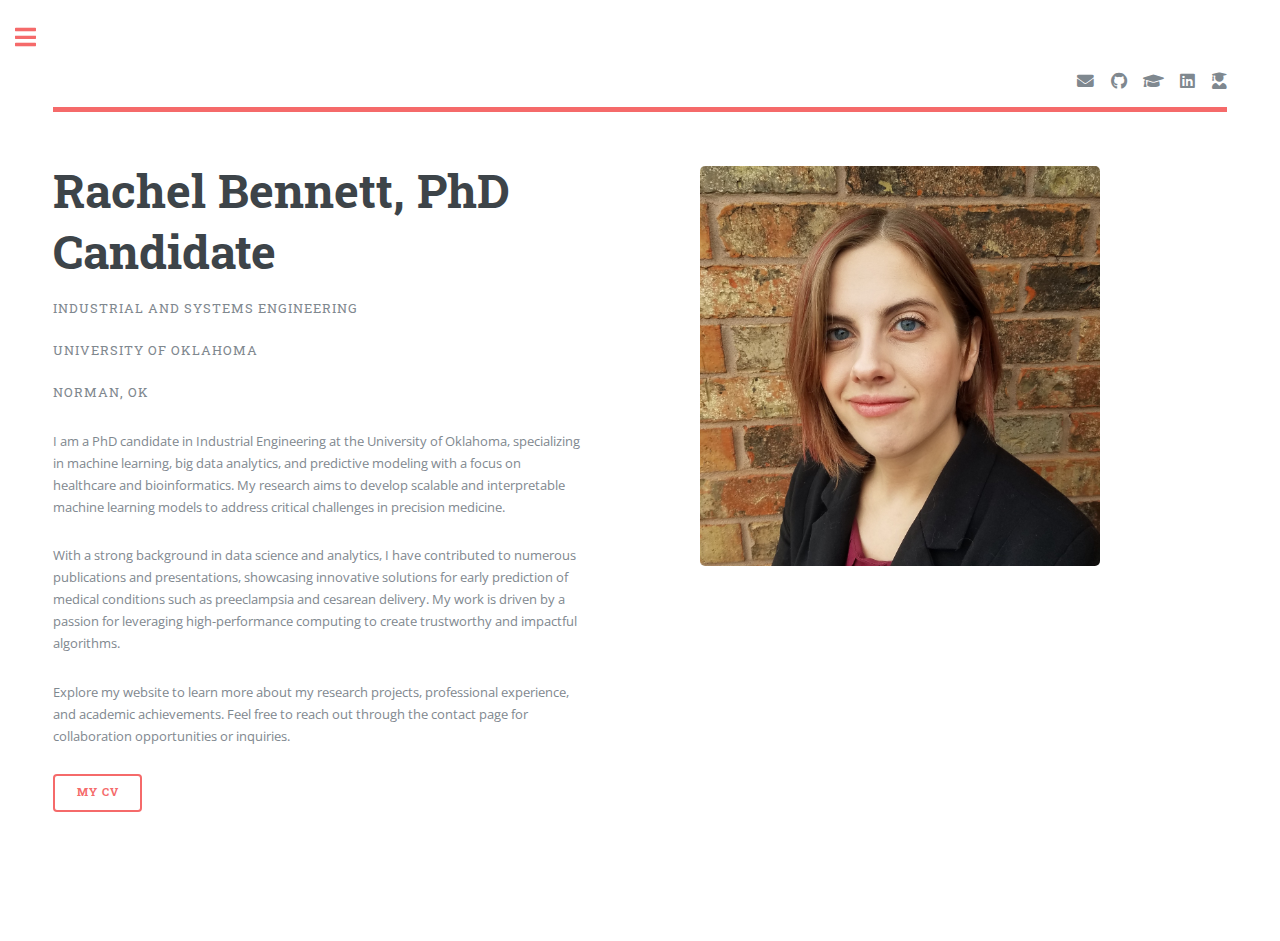
<file: index.html>
<!DOCTYPE HTML>
<!--
	Editorial by HTML5 UP
	html5up.net | @ajlkn
	Free for personal and commercial use under the CCA 3.0 license (html5up.net/license)
-->
<html>
	<head>
		<title>Bennett - Homepage</title>
		<meta charset="utf-8" />
		<meta name="viewport" content="width=device-width, initial-scale=1, user-scalable=no" />
		<link rel="stylesheet" href="assets/css/main.css" />
	</head>
	<body class="is-preload">

		<!-- Wrapper -->
			<div id="wrapper">

				<!-- Main -->
					<div id="main">
						<div class="inner">

							<!-- Header -->
							<header id="header">
								<ul class="icons">
									<li><a href="mailto:rachel.l.bennett-1@ou.edu" class="icon solid fa-envelope"><span class="label">rachel.l.bennett-1@ou.edu</span></a></li>
									<li><a href="https://github.com/rachellb" class="icon brands fa-github"><span class="label">Github</span></a></li>
									<li><a href="https://scholar.google.com/citations?user=fqWdfxcAAAAJ&hl=en&oi=sra" class="icon solid fa-graduation-cap"><span class="label">Google Scholar</span></a></li>
									<li><a href="https://www.linkedin.com/in/rachel-bennett-150902114/" class="icon brands fa-linkedin"><span class="label">LinkedIn</span></a></li>
									<li><a href="https://www.researchgate.net/profile/Rachel-Bennett-10" class="icon solid fa-user-graduate"><span class="label">Research Gate</span></a></li>
								</ul>
							</header>

							<!-- Banner -->
								<section id="banner">
									<div class="content">
										<header>
											<h1>Rachel Bennett, PhD Candidate</h1>
											<p>Industrial and Systems Engineering</p>
											<p>University of Oklahoma</p>
											<p>Norman, OK</p>
										</header>
										<p>I am a PhD candidate in Industrial Engineering at the University of Oklahoma, specializing in machine learning, big data analytics, and predictive modeling with a focus on healthcare and bioinformatics. My research aims to develop scalable and interpretable machine learning models to address critical challenges in precision medicine.</p>

											<p>With a strong background in data science and analytics, I have contributed to numerous publications and presentations, showcasing innovative solutions for early prediction of medical conditions such as preeclampsia and cesarean delivery. My work is driven by a passion for leveraging high-performance computing to create trustworthy and impactful algorithms.</p>
											
												<p>Explore my website to learn more about my research projects, professional experience, and academic achievements. Feel free to reach out through the contact page for collaboration opportunities or inquiries.</p>
										<ul class="actions">
											<li><a href="assets/Bennett_CV_040425.pdf" class="button big">My CV</a></li>
										</ul>
									</div>
									<span class="image object">
										<img src="images/3MTPhoto.jpg" alt="" style="width: 400px; height: auto; position: relative; left: 60px;" />
									
										<iframe width="400" height="300" src="https://www.youtube.com/embed/D75sP5BwAQI?si=hBunba5gN4QPv6O8" frameborder="0" allow="accelerometer; autoplay; clipboard-write; encrypted-media; gyroscope; picture-in-picture" allowfullscreen style="display: block; margin-top: 20px; position: relative; left: 60px;"></iframe>
									</span>
								
								</section>
						</div>
					</div>


				<!-- Sidebar -->
					<div id="sidebar">
						<div class="inner">

							<!-- Menu -->
								<nav id="menu">
									<header class="major">
										<h2>Menu</h2>
									</header>
									<ul>
										<li><a href="research.html">Research</a></li>
										<li><a href="publications.html">Publications and Presentations</a></li>
										<li><a href="teaching.html">Teaching</a></li>
										<li><a href="honors.html">Honors and Awards</a></li>
										
									</ul>
								</nav>

							<!-- Section -->
								<section>
									<header class="major">
										<h2>Get in touch</h2>
									</header>
									<ul class="contact">
										<li class="icon solid fa-envelope"><a href="#">rachel.l.bennett-1@ou.edu</a></li>
										<li class="icon solid fa-phone">(405) 388-1143</li>
										<li class="icon solid fa-home">Carson Engineering Center #116-F<br />
											University of Oklahoma<br />
											Norman, OK 73019</li>
									</ul>
								</section>

					

						</div>
					</div>

			</div>

		<!-- Scripts -->
			<script src="assets/js/jquery.min.js"></script>
			<script src="assets/js/browser.min.js"></script>
			<script src="assets/js/breakpoints.min.js"></script>
			<script src="assets/js/util.js"></script>
			<script src="assets/js/main.js"></script>

	</body>
</html>
</file>
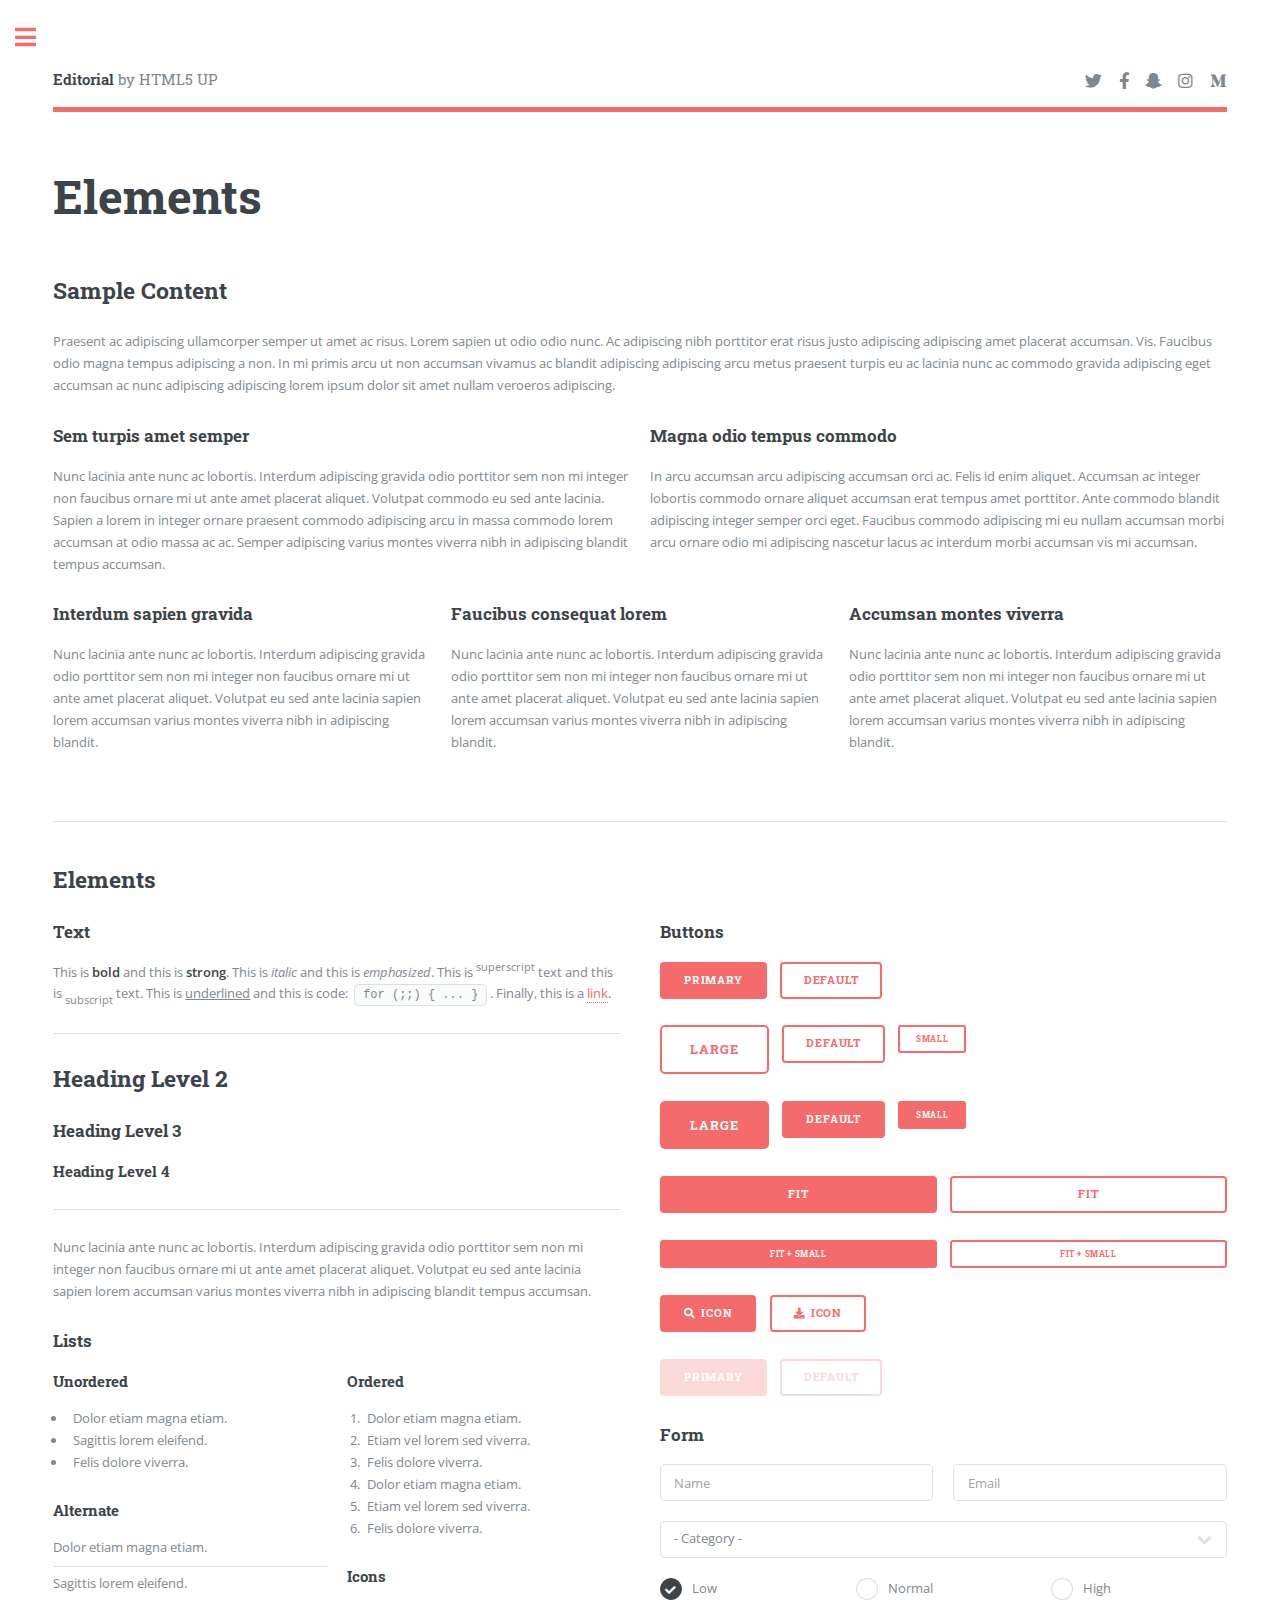
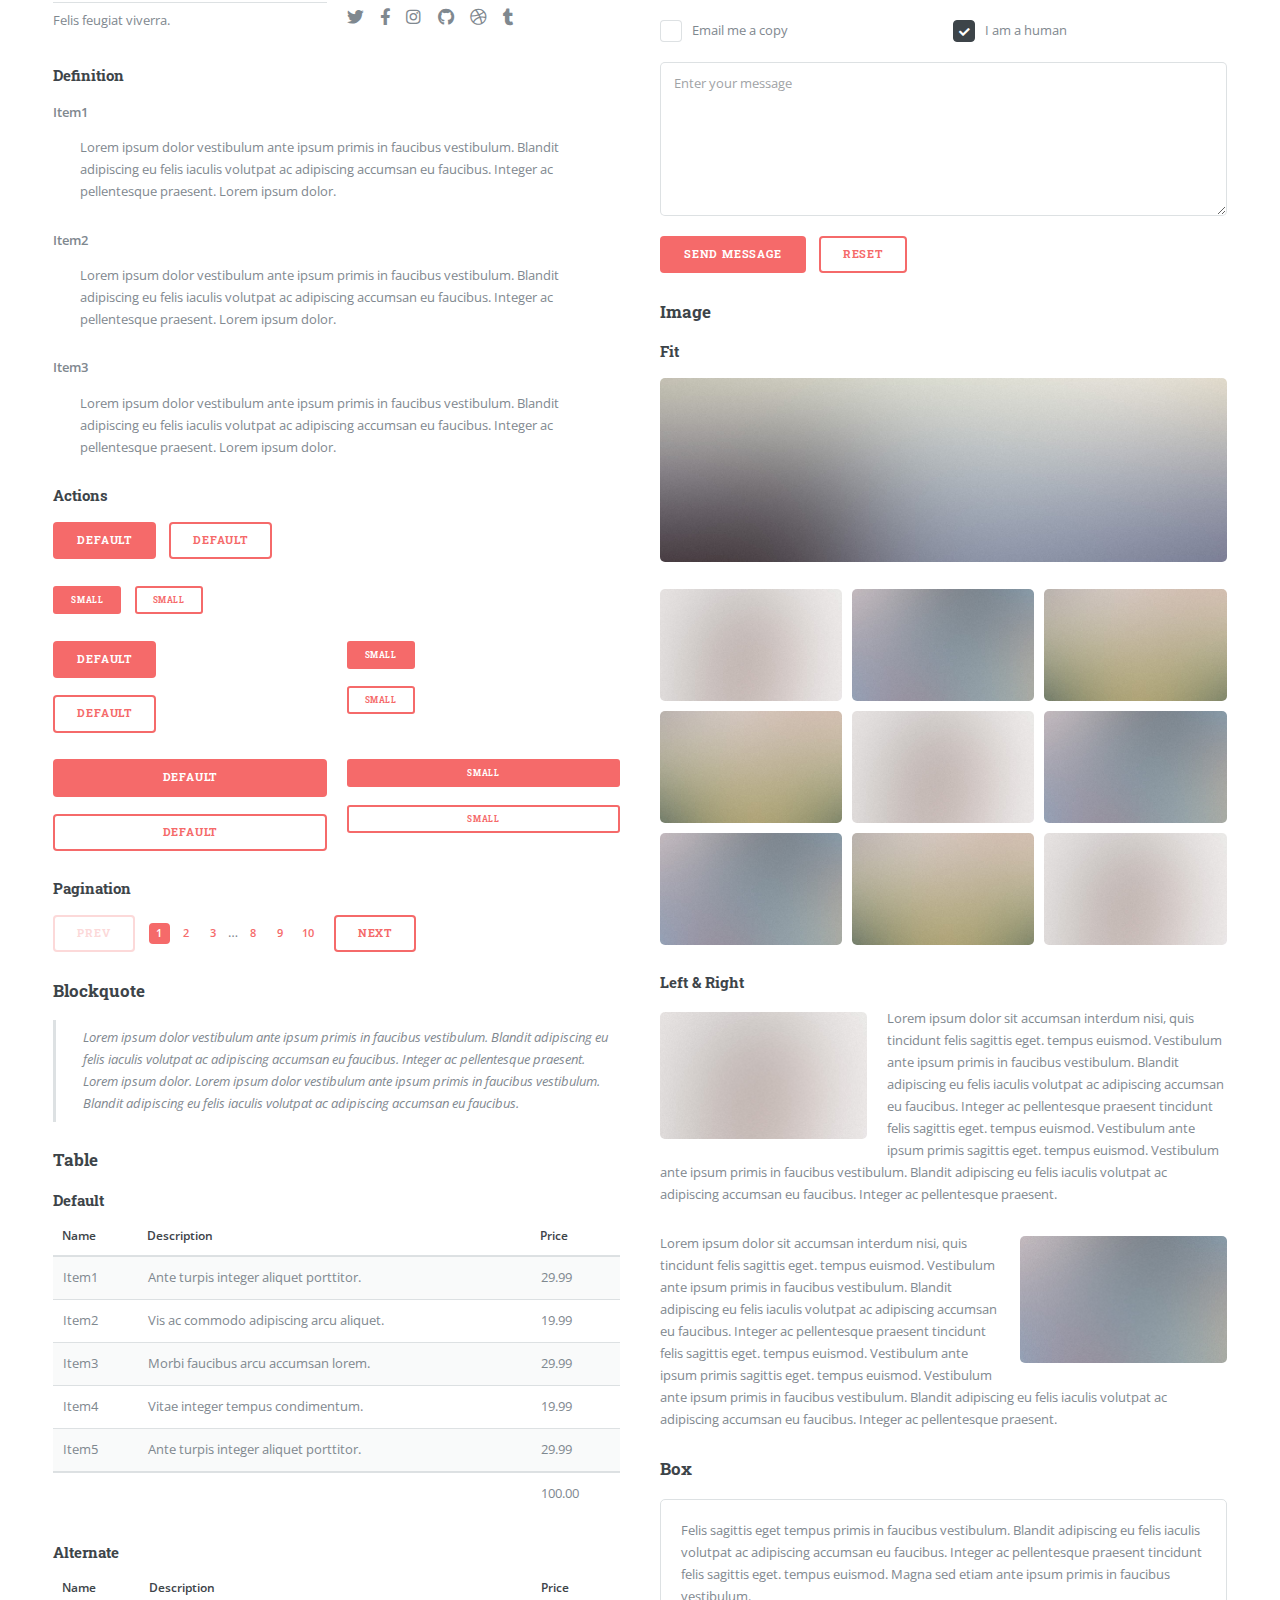
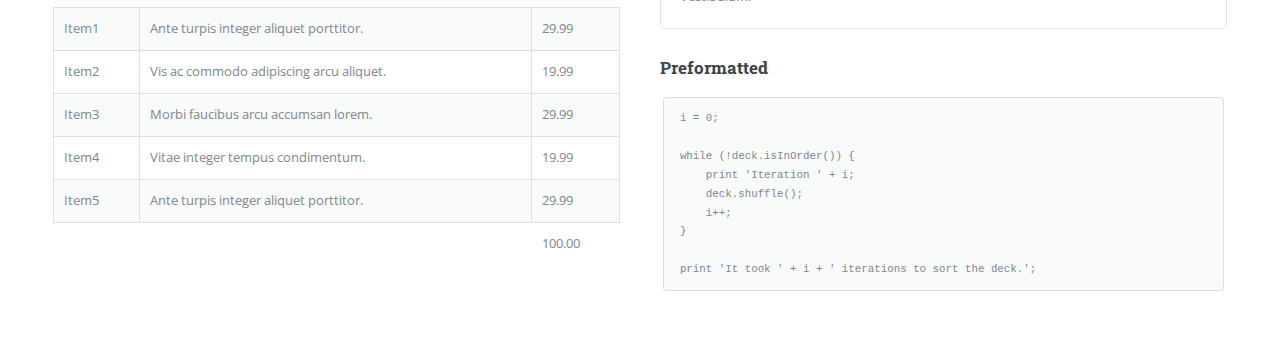
<file: elements.html>
<!DOCTYPE HTML>
<!--
	Editorial by HTML5 UP
	html5up.net | @ajlkn
	Free for personal and commercial use under the CCA 3.0 license (html5up.net/license)
-->
<html>
	<head>
		<title>Elements - Editorial by HTML5 UP</title>
		<meta charset="utf-8" />
		<meta name="viewport" content="width=device-width, initial-scale=1, user-scalable=no" />
		<link rel="stylesheet" href="assets/css/main.css" />
	</head>
	<body class="is-preload">

		<!-- Wrapper -->
			<div id="wrapper">

				<!-- Main -->
					<div id="main">
						<div class="inner">

							<!-- Header -->
								<header id="header">
									<a href="index.html" class="logo"><strong>Editorial</strong> by HTML5 UP</a>
									<ul class="icons">
										<li><a href="#" class="icon brands fa-twitter"><span class="label">Twitter</span></a></li>
										<li><a href="#" class="icon brands fa-facebook-f"><span class="label">Facebook</span></a></li>
										<li><a href="#" class="icon brands fa-snapchat-ghost"><span class="label">Snapchat</span></a></li>
										<li><a href="#" class="icon brands fa-instagram"><span class="label">Instagram</span></a></li>
										<li><a href="#" class="icon brands fa-medium-m"><span class="label">Medium</span></a></li>
									</ul>
								</header>

							<!-- Content -->
								<section>
									<header class="main">
										<h1>Elements</h1>
									</header>

									<!-- Content -->
										<h2 id="content">Sample Content</h2>
										<p>Praesent ac adipiscing ullamcorper semper ut amet ac risus. Lorem sapien ut odio odio nunc. Ac adipiscing nibh porttitor erat risus justo adipiscing adipiscing amet placerat accumsan. Vis. Faucibus odio magna tempus adipiscing a non. In mi primis arcu ut non accumsan vivamus ac blandit adipiscing adipiscing arcu metus praesent turpis eu ac lacinia nunc ac commodo gravida adipiscing eget accumsan ac nunc adipiscing adipiscing lorem ipsum dolor sit amet nullam veroeros adipiscing.</p>
										<div class="row">
											<div class="col-6 col-12-small">
												<h3>Sem turpis amet semper</h3>
												<p>Nunc lacinia ante nunc ac lobortis. Interdum adipiscing gravida odio porttitor sem non mi integer non faucibus ornare mi ut ante amet placerat aliquet. Volutpat commodo eu sed ante lacinia. Sapien a lorem in integer ornare praesent commodo adipiscing arcu in massa commodo lorem accumsan at odio massa ac ac. Semper adipiscing varius montes viverra nibh in adipiscing blandit tempus accumsan.</p>
											</div>
											<div class="col-6 col-12-small">
												<h3>Magna odio tempus commodo</h3>
												<p>In arcu accumsan arcu adipiscing accumsan orci ac. Felis id enim aliquet. Accumsan ac integer lobortis commodo ornare aliquet accumsan erat tempus amet porttitor. Ante commodo blandit adipiscing integer semper orci eget. Faucibus commodo adipiscing mi eu nullam accumsan morbi arcu ornare odio mi adipiscing nascetur lacus ac interdum morbi accumsan vis mi accumsan.</p>
											</div>
											<!-- Break -->
											<div class="col-4 col-12-medium">
												<h3>Interdum sapien gravida</h3>
												<p>Nunc lacinia ante nunc ac lobortis. Interdum adipiscing gravida odio porttitor sem non mi integer non faucibus ornare mi ut ante amet placerat aliquet. Volutpat eu sed ante lacinia sapien lorem accumsan varius montes viverra nibh in adipiscing blandit.</p>
											</div>
											<div class="col-4 col-12-medium">
												<h3>Faucibus consequat lorem</h3>
												<p>Nunc lacinia ante nunc ac lobortis. Interdum adipiscing gravida odio porttitor sem non mi integer non faucibus ornare mi ut ante amet placerat aliquet. Volutpat eu sed ante lacinia sapien lorem accumsan varius montes viverra nibh in adipiscing blandit.</p>
											</div>
											<div class="col-4 col-12-medium">
												<h3>Accumsan montes viverra</h3>
												<p>Nunc lacinia ante nunc ac lobortis. Interdum adipiscing gravida odio porttitor sem non mi integer non faucibus ornare mi ut ante amet placerat aliquet. Volutpat eu sed ante lacinia sapien lorem accumsan varius montes viverra nibh in adipiscing blandit.</p>
											</div>
										</div>

									<hr class="major" />

									<!-- Elements -->
										<h2 id="elements">Elements</h2>
										<div class="row gtr-200">
											<div class="col-6 col-12-medium">

												<!-- Text stuff -->
													<h3>Text</h3>
													<p>This is <b>bold</b> and this is <strong>strong</strong>. This is <i>italic</i> and this is <em>emphasized</em>.
													This is <sup>superscript</sup> text and this is <sub>subscript</sub> text.
													This is <u>underlined</u> and this is code: <code>for (;;) { ... }</code>.
													Finally, this is a <a href="#">link</a>.</p>
													<hr />
													<h2>Heading Level 2</h2>
													<h3>Heading Level 3</h3>
													<h4>Heading Level 4</h4>
													<hr />
													<p>Nunc lacinia ante nunc ac lobortis. Interdum adipiscing gravida odio porttitor sem non mi integer non faucibus ornare mi ut ante amet placerat aliquet. Volutpat eu sed ante lacinia sapien lorem accumsan varius montes viverra nibh in adipiscing blandit tempus accumsan.</p>

												<!-- Lists -->
													<h3>Lists</h3>
													<div class="row">
														<div class="col-6 col-12-small">

															<h4>Unordered</h4>
															<ul>
																<li>Dolor etiam magna etiam.</li>
																<li>Sagittis lorem eleifend.</li>
																<li>Felis dolore viverra.</li>
															</ul>

															<h4>Alternate</h4>
															<ul class="alt">
																<li>Dolor etiam magna etiam.</li>
																<li>Sagittis lorem eleifend.</li>
																<li>Felis feugiat viverra.</li>
															</ul>

														</div>
														<div class="col-6 col-12-small">

															<h4>Ordered</h4>
															<ol>
																<li>Dolor etiam magna etiam.</li>
																<li>Etiam vel lorem sed viverra.</li>
																<li>Felis dolore viverra.</li>
																<li>Dolor etiam magna etiam.</li>
																<li>Etiam vel lorem sed viverra.</li>
																<li>Felis dolore viverra.</li>
															</ol>

															<h4>Icons</h4>
															<ul class="icons">
																<li><a href="#" class="icon brands fa-twitter"><span class="label">Twitter</span></a></li>
																<li><a href="#" class="icon brands fa-facebook-f"><span class="label">Facebook</span></a></li>
																<li><a href="#" class="icon brands fa-instagram"><span class="label">Instagram</span></a></li>
																<li><a href="#" class="icon brands fa-github"><span class="label">Github</span></a></li>
																<li><a href="#" class="icon brands fa-dribbble"><span class="label">Dribbble</span></a></li>
																<li><a href="#" class="icon brands fa-tumblr"><span class="label">Tumblr</span></a></li>
															</ul>

														</div>
													</div>
													<h4>Definition</h4>
													<dl>
														<dt>Item1</dt>
														<dd>
															<p>Lorem ipsum dolor vestibulum ante ipsum primis in faucibus vestibulum. Blandit adipiscing eu felis iaculis volutpat ac adipiscing accumsan eu faucibus. Integer ac pellentesque praesent. Lorem ipsum dolor.</p>
														</dd>
														<dt>Item2</dt>
														<dd>
															<p>Lorem ipsum dolor vestibulum ante ipsum primis in faucibus vestibulum. Blandit adipiscing eu felis iaculis volutpat ac adipiscing accumsan eu faucibus. Integer ac pellentesque praesent. Lorem ipsum dolor.</p>
														</dd>
														<dt>Item3</dt>
														<dd>
															<p>Lorem ipsum dolor vestibulum ante ipsum primis in faucibus vestibulum. Blandit adipiscing eu felis iaculis volutpat ac adipiscing accumsan eu faucibus. Integer ac pellentesque praesent. Lorem ipsum dolor.</p>
														</dd>
													</dl>

													<h4>Actions</h4>
													<ul class="actions">
														<li><a href="#" class="button primary">Default</a></li>
														<li><a href="#" class="button">Default</a></li>
													</ul>
													<ul class="actions small">
														<li><a href="#" class="button primary small">Small</a></li>
														<li><a href="#" class="button small">Small</a></li>
													</ul>
													<div class="row">
														<div class="col-6 col-12-small">
															<ul class="actions stacked">
																<li><a href="#" class="button primary">Default</a></li>
																<li><a href="#" class="button">Default</a></li>
															</ul>
														</div>
														<div class="col-6 col-12-small">
															<ul class="actions stacked">
																<li><a href="#" class="button primary small">Small</a></li>
																<li><a href="#" class="button small">Small</a></li>
															</ul>
														</div>
														<div class="col-6 col-12-small">
															<ul class="actions stacked">
																<li><a href="#" class="button primary fit">Default</a></li>
																<li><a href="#" class="button fit">Default</a></li>
															</ul>
														</div>
														<div class="col-6 col-12-small">
															<ul class="actions stacked">
																<li><a href="#" class="button primary small fit">Small</a></li>
																<li><a href="#" class="button small fit">Small</a></li>
															</ul>
														</div>
													</div>

													<h4>Pagination</h4>
													<ul class="pagination">
														<li><span class="button disabled">Prev</span></li>
														<li><a href="#" class="page active">1</a></li>
														<li><a href="#" class="page">2</a></li>
														<li><a href="#" class="page">3</a></li>
														<li><span>&hellip;</span></li>
														<li><a href="#" class="page">8</a></li>
														<li><a href="#" class="page">9</a></li>
														<li><a href="#" class="page">10</a></li>
														<li><a href="#" class="button">Next</a></li>
													</ul>

												<!-- Blockquote -->
													<h3>Blockquote</h3>
													<blockquote>Lorem ipsum dolor vestibulum ante ipsum primis in faucibus vestibulum. Blandit adipiscing eu felis iaculis volutpat ac adipiscing accumsan eu faucibus. Integer ac pellentesque praesent. Lorem ipsum dolor. Lorem ipsum dolor vestibulum ante ipsum primis in faucibus vestibulum. Blandit adipiscing eu felis iaculis volutpat ac adipiscing accumsan eu faucibus.</blockquote>

												<!-- Table -->
													<h3>Table</h3>

													<h4>Default</h4>
													<div class="table-wrapper">
														<table>
															<thead>
																<tr>
																	<th>Name</th>
																	<th>Description</th>
																	<th>Price</th>
																</tr>
															</thead>
															<tbody>
																<tr>
																	<td>Item1</td>
																	<td>Ante turpis integer aliquet porttitor.</td>
																	<td>29.99</td>
																</tr>
																<tr>
																	<td>Item2</td>
																	<td>Vis ac commodo adipiscing arcu aliquet.</td>
																	<td>19.99</td>
																</tr>
																<tr>
																	<td>Item3</td>
																	<td> Morbi faucibus arcu accumsan lorem.</td>
																	<td>29.99</td>
																</tr>
																<tr>
																	<td>Item4</td>
																	<td>Vitae integer tempus condimentum.</td>
																	<td>19.99</td>
																</tr>
																<tr>
																	<td>Item5</td>
																	<td>Ante turpis integer aliquet porttitor.</td>
																	<td>29.99</td>
																</tr>
															</tbody>
															<tfoot>
																<tr>
																	<td colspan="2"></td>
																	<td>100.00</td>
																</tr>
															</tfoot>
														</table>
													</div>

													<h4>Alternate</h4>
													<div class="table-wrapper">
														<table class="alt">
															<thead>
																<tr>
																	<th>Name</th>
																	<th>Description</th>
																	<th>Price</th>
																</tr>
															</thead>
															<tbody>
																<tr>
																	<td>Item1</td>
																	<td>Ante turpis integer aliquet porttitor.</td>
																	<td>29.99</td>
																</tr>
																<tr>
																	<td>Item2</td>
																	<td>Vis ac commodo adipiscing arcu aliquet.</td>
																	<td>19.99</td>
																</tr>
																<tr>
																	<td>Item3</td>
																	<td> Morbi faucibus arcu accumsan lorem.</td>
																	<td>29.99</td>
																</tr>
																<tr>
																	<td>Item4</td>
																	<td>Vitae integer tempus condimentum.</td>
																	<td>19.99</td>
																</tr>
																<tr>
																	<td>Item5</td>
																	<td>Ante turpis integer aliquet porttitor.</td>
																	<td>29.99</td>
																</tr>
															</tbody>
															<tfoot>
																<tr>
																	<td colspan="2"></td>
																	<td>100.00</td>
																</tr>
															</tfoot>
														</table>
													</div>

											</div>
											<div class="col-6 col-12-medium">

												<!-- Buttons -->
													<h3>Buttons</h3>
													<ul class="actions">
														<li><a href="#" class="button primary">Primary</a></li>
														<li><a href="#" class="button">Default</a></li>
													</ul>
													<ul class="actions">
														<li><a href="#" class="button large">Large</a></li>
														<li><a href="#" class="button">Default</a></li>
														<li><a href="#" class="button small">Small</a></li>
													</ul>
													<ul class="actions">
														<li><a href="#" class="button primary large">Large</a></li>
														<li><a href="#" class="button primary">Default</a></li>
														<li><a href="#" class="button primary small">Small</a></li>
													</ul>
													<ul class="actions fit">
														<li><a href="#" class="button primary fit">Fit</a></li>
														<li><a href="#" class="button fit">Fit</a></li>
													</ul>
													<ul class="actions fit small">
														<li><a href="#" class="button primary fit small">Fit + Small</a></li>
														<li><a href="#" class="button fit small">Fit + Small</a></li>
													</ul>
													<ul class="actions">
														<li><a href="#" class="button primary icon solid fa-search">Icon</a></li>
														<li><a href="#" class="button icon solid fa-download">Icon</a></li>
													</ul>
													<ul class="actions">
														<li><span class="button primary disabled">Primary</span></li>
														<li><span class="button disabled">Default</span></li>
													</ul>

												<!-- Form -->
													<h3>Form</h3>

													<form method="post" action="#">
														<div class="row gtr-uniform">
															<div class="col-6 col-12-xsmall">
																<input type="text" name="demo-name" id="demo-name" value="" placeholder="Name" />
															</div>
															<div class="col-6 col-12-xsmall">
																<input type="email" name="demo-email" id="demo-email" value="" placeholder="Email" />
															</div>
															<!-- Break -->
															<div class="col-12">
																<select name="demo-category" id="demo-category">
																	<option value="">- Category -</option>
																	<option value="1">Manufacturing</option>
																	<option value="1">Shipping</option>
																	<option value="1">Administration</option>
																	<option value="1">Human Resources</option>
																</select>
															</div>
															<!-- Break -->
															<div class="col-4 col-12-small">
																<input type="radio" id="demo-priority-low" name="demo-priority" checked>
																<label for="demo-priority-low">Low</label>
															</div>
															<div class="col-4 col-12-small">
																<input type="radio" id="demo-priority-normal" name="demo-priority">
																<label for="demo-priority-normal">Normal</label>
															</div>
															<div class="col-4 col-12-small">
																<input type="radio" id="demo-priority-high" name="demo-priority">
																<label for="demo-priority-high">High</label>
															</div>
															<!-- Break -->
															<div class="col-6 col-12-small">
																<input type="checkbox" id="demo-copy" name="demo-copy">
																<label for="demo-copy">Email me a copy</label>
															</div>
															<div class="col-6 col-12-small">
																<input type="checkbox" id="demo-human" name="demo-human" checked>
																<label for="demo-human">I am a human</label>
															</div>
															<!-- Break -->
															<div class="col-12">
																<textarea name="demo-message" id="demo-message" placeholder="Enter your message" rows="6"></textarea>
															</div>
															<!-- Break -->
															<div class="col-12">
																<ul class="actions">
																	<li><input type="submit" value="Send Message" class="primary" /></li>
																	<li><input type="reset" value="Reset" /></li>
																</ul>
															</div>
														</div>
													</form>

												<!-- Image -->
													<h3>Image</h3>

													<h4>Fit</h4>
													<span class="image fit"><img src="images/pic11.jpg" alt="" /></span>
													<div class="box alt">
														<div class="row gtr-50 gtr-uniform">
															<div class="col-4"><span class="image fit"><img src="images/pic01.jpg" alt="" /></span></div>
															<div class="col-4"><span class="image fit"><img src="images/pic02.jpg" alt="" /></span></div>
															<div class="col-4"><span class="image fit"><img src="images/pic03.jpg" alt="" /></span></div>
															<!-- Break -->
															<div class="col-4"><span class="image fit"><img src="images/pic03.jpg" alt="" /></span></div>
															<div class="col-4"><span class="image fit"><img src="images/pic01.jpg" alt="" /></span></div>
															<div class="col-4"><span class="image fit"><img src="images/pic02.jpg" alt="" /></span></div>
															<!-- Break -->
															<div class="col-4"><span class="image fit"><img src="images/pic02.jpg" alt="" /></span></div>
															<div class="col-4"><span class="image fit"><img src="images/pic03.jpg" alt="" /></span></div>
															<div class="col-4"><span class="image fit"><img src="images/pic01.jpg" alt="" /></span></div>
														</div>
													</div>

													<h4>Left &amp; Right</h4>
													<p><span class="image left"><img src="images/pic01.jpg" alt="" /></span>Lorem ipsum dolor sit accumsan interdum nisi, quis tincidunt felis sagittis eget. tempus euismod. Vestibulum ante ipsum primis in faucibus vestibulum. Blandit adipiscing eu felis iaculis volutpat ac adipiscing accumsan eu faucibus. Integer ac pellentesque praesent tincidunt felis sagittis eget. tempus euismod. Vestibulum ante ipsum primis sagittis eget. tempus euismod. Vestibulum ante ipsum primis in faucibus vestibulum. Blandit adipiscing eu felis iaculis volutpat ac adipiscing accumsan eu faucibus. Integer ac pellentesque praesent.</p>
													<p><span class="image right"><img src="images/pic02.jpg" alt="" /></span>Lorem ipsum dolor sit accumsan interdum nisi, quis tincidunt felis sagittis eget. tempus euismod. Vestibulum ante ipsum primis in faucibus vestibulum. Blandit adipiscing eu felis iaculis volutpat ac adipiscing accumsan eu faucibus. Integer ac pellentesque praesent tincidunt felis sagittis eget. tempus euismod. Vestibulum ante ipsum primis sagittis eget. tempus euismod. Vestibulum ante ipsum primis in faucibus vestibulum. Blandit adipiscing eu felis iaculis volutpat ac adipiscing accumsan eu faucibus. Integer ac pellentesque praesent.</p>

												<!-- Box -->
													<h3>Box</h3>
													<div class="box">
														<p>Felis sagittis eget tempus primis in faucibus vestibulum. Blandit adipiscing eu felis iaculis volutpat ac adipiscing accumsan eu faucibus. Integer ac pellentesque praesent tincidunt felis sagittis eget. tempus euismod. Magna sed etiam ante ipsum primis in faucibus vestibulum.</p>
													</div>

												<!-- Preformatted Code -->
													<h3>Preformatted</h3>
													<pre><code>i = 0;

while (!deck.isInOrder()) {
    print 'Iteration ' + i;
    deck.shuffle();
    i++;
}

print 'It took ' + i + ' iterations to sort the deck.';
</code></pre>

											</div>
										</div>

								</section>

						</div>
					</div>

				<!-- Sidebar -->
					<div id="sidebar">
						<div class="inner">

							<!-- Search -->
								<section id="search" class="alt">
									<form method="post" action="#">
										<input type="text" name="query" id="query" placeholder="Search" />
									</form>
								</section>

							<!-- Menu -->
								<nav id="menu">
									<header class="major">
										<h2>Menu</h2>
									</header>
									<ul>
										<li><a href="index.html">Homepage</a></li>
										<li><a href="generic.html">Generic</a></li>
										<li><a href="elements.html">Elements</a></li>
										<li>
											<span class="opener">Submenu</span>
											<ul>
												<li><a href="#">Lorem Dolor</a></li>
												<li><a href="#">Ipsum Adipiscing</a></li>
												<li><a href="#">Tempus Magna</a></li>
												<li><a href="#">Feugiat Veroeros</a></li>
											</ul>
										</li>
										<li><a href="#">Etiam Dolore</a></li>
										<li><a href="#">Adipiscing</a></li>
										<li>
											<span class="opener">Another Submenu</span>
											<ul>
												<li><a href="#">Lorem Dolor</a></li>
												<li><a href="#">Ipsum Adipiscing</a></li>
												<li><a href="#">Tempus Magna</a></li>
												<li><a href="#">Feugiat Veroeros</a></li>
											</ul>
										</li>
										<li><a href="#">Maximus Erat</a></li>
										<li><a href="#">Sapien Mauris</a></li>
										<li><a href="#">Amet Lacinia</a></li>
									</ul>
								</nav>

							<!-- Section -->
								<section>
									<header class="major">
										<h2>Ante interdum</h2>
									</header>
									<div class="mini-posts">
										<article>
											<a href="#" class="image"><img src="images/pic07.jpg" alt="" /></a>
											<p>Aenean ornare velit lacus, ac varius enim lorem ullamcorper dolore aliquam.</p>
										</article>
										<article>
											<a href="#" class="image"><img src="images/pic08.jpg" alt="" /></a>
											<p>Aenean ornare velit lacus, ac varius enim lorem ullamcorper dolore aliquam.</p>
										</article>
										<article>
											<a href="#" class="image"><img src="images/pic09.jpg" alt="" /></a>
											<p>Aenean ornare velit lacus, ac varius enim lorem ullamcorper dolore aliquam.</p>
										</article>
									</div>
									<ul class="actions">
										<li><a href="#" class="button">More</a></li>
									</ul>
								</section>

							<!-- Section -->
								<section>
									<header class="major">
										<h2>Get in touch</h2>
									</header>
									<p>Sed varius enim lorem ullamcorper dolore aliquam aenean ornare velit lacus, ac varius enim lorem ullamcorper dolore. Proin sed aliquam facilisis ante interdum. Sed nulla amet lorem feugiat tempus aliquam.</p>
									<ul class="contact">
										<li class="icon solid fa-envelope"><a href="#">information@untitled.tld</a></li>
										<li class="icon solid fa-phone">(000) 000-0000</li>
										<li class="icon solid fa-home">1234 Somewhere Road #8254<br />
										Nashville, TN 00000-0000</li>
									</ul>
								</section>

							<!-- Footer -->
								<footer id="footer">
									<p class="copyright">&copy; Untitled. All rights reserved. Demo Images: <a href="https://unsplash.com">Unsplash</a>. Design: <a href="https://html5up.net">HTML5 UP</a>.</p>
								</footer>

						</div>
					</div>

			</div>

		<!-- Scripts -->
			<script src="assets/js/jquery.min.js"></script>
			<script src="assets/js/browser.min.js"></script>
			<script src="assets/js/breakpoints.min.js"></script>
			<script src="assets/js/util.js"></script>
			<script src="assets/js/main.js"></script>

	</body>
</html>
</file>
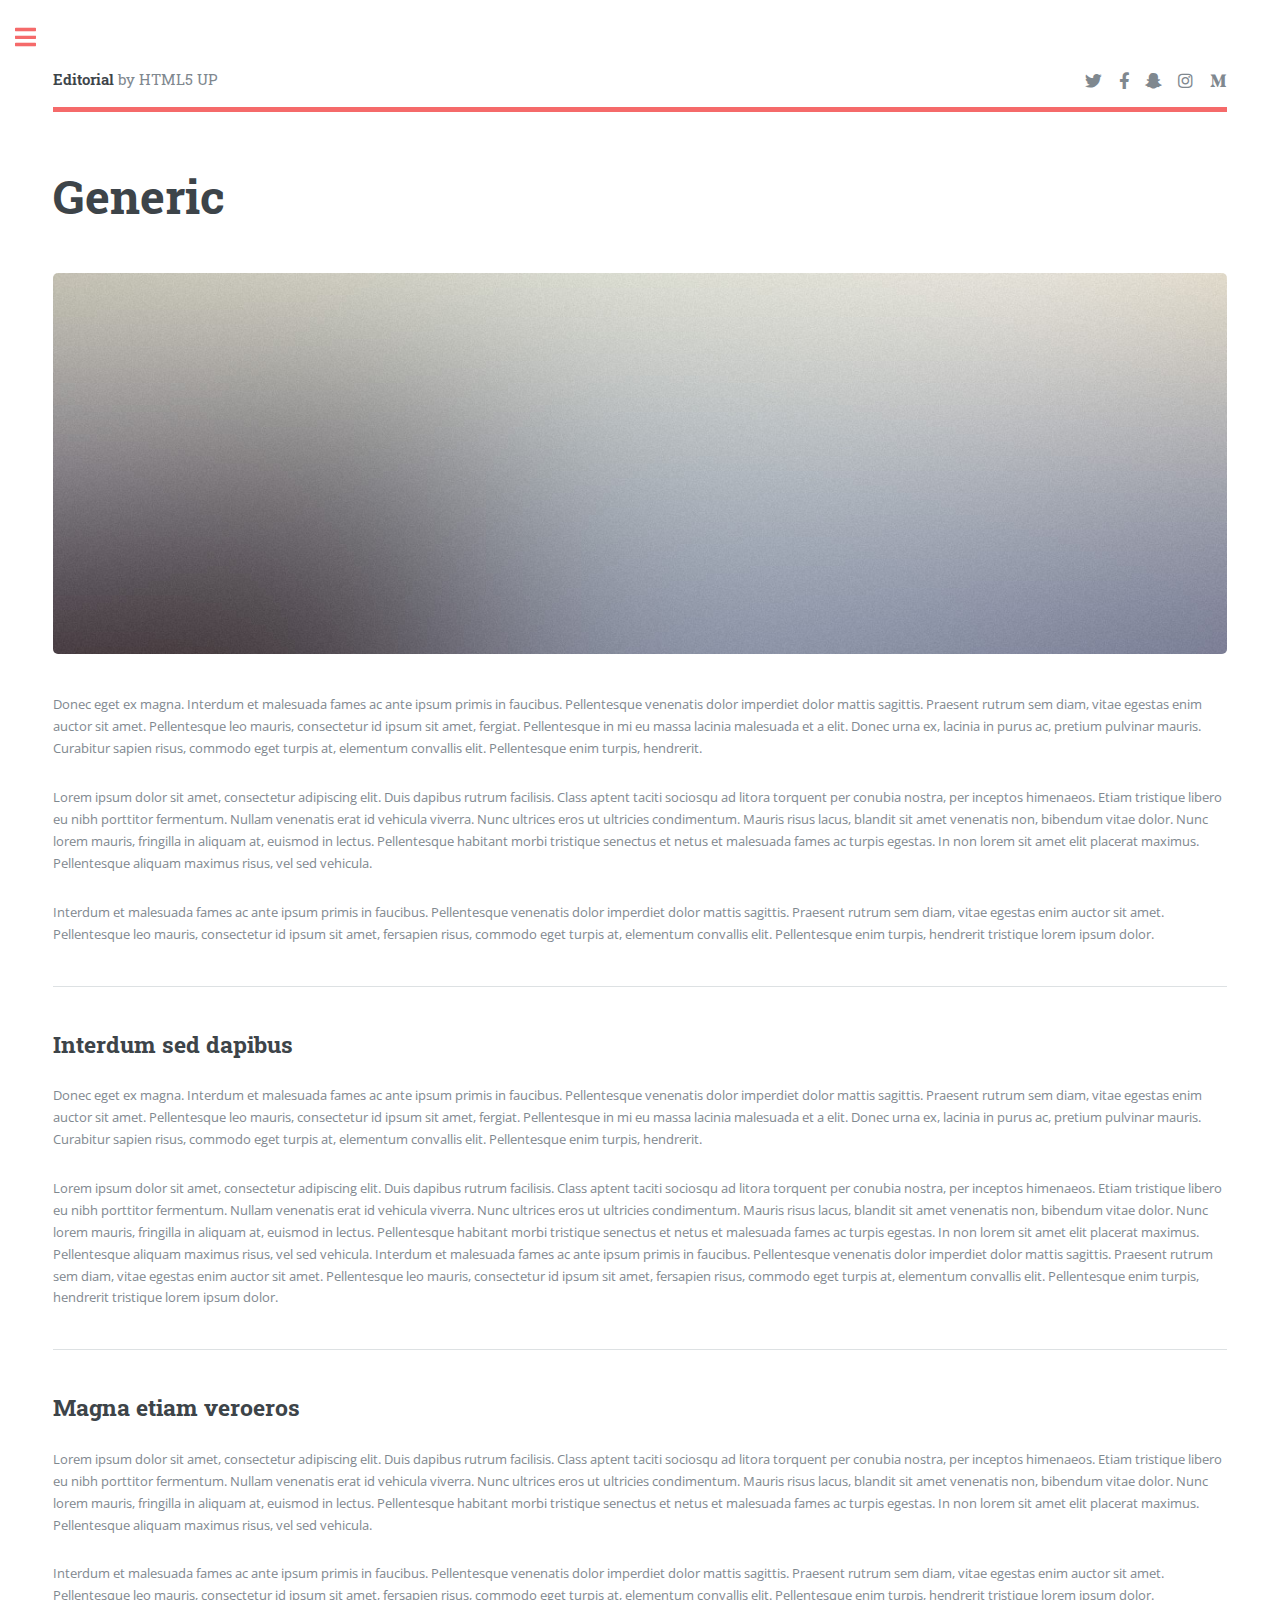
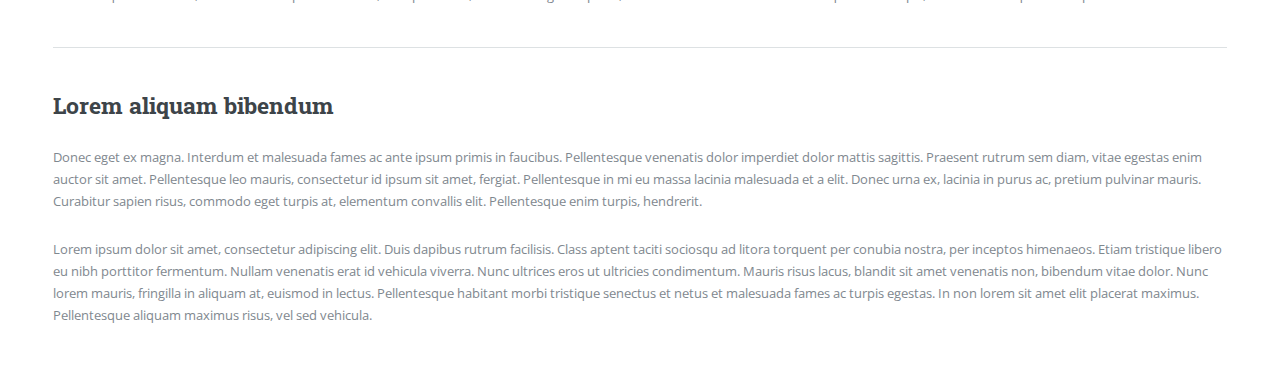
<file: generic.html>
<!DOCTYPE HTML>
<!--
	Editorial by HTML5 UP
	html5up.net | @ajlkn
	Free for personal and commercial use under the CCA 3.0 license (html5up.net/license)
-->
<html>
	<head>
		<title>Generic - Editorial by HTML5 UP</title>
		<meta charset="utf-8" />
		<meta name="viewport" content="width=device-width, initial-scale=1, user-scalable=no" />
		<link rel="stylesheet" href="assets/css/main.css" />
	</head>
	<body class="is-preload">

		<!-- Wrapper -->
			<div id="wrapper">

				<!-- Main -->
					<div id="main">
						<div class="inner">

							<!-- Header -->
								<header id="header">
									<a href="index.html" class="logo"><strong>Editorial</strong> by HTML5 UP</a>
									<ul class="icons">
										<li><a href="#" class="icon brands fa-twitter"><span class="label">Twitter</span></a></li>
										<li><a href="#" class="icon brands fa-facebook-f"><span class="label">Facebook</span></a></li>
										<li><a href="#" class="icon brands fa-snapchat-ghost"><span class="label">Snapchat</span></a></li>
										<li><a href="#" class="icon brands fa-instagram"><span class="label">Instagram</span></a></li>
										<li><a href="#" class="icon brands fa-medium-m"><span class="label">Medium</span></a></li>
									</ul>
								</header>

							<!-- Content -->
								<section>
									<header class="main">
										<h1>Generic</h1>
									</header>

									<span class="image main"><img src="images/pic11.jpg" alt="" /></span>

									<p>Donec eget ex magna. Interdum et malesuada fames ac ante ipsum primis in faucibus. Pellentesque venenatis dolor imperdiet dolor mattis sagittis. Praesent rutrum sem diam, vitae egestas enim auctor sit amet. Pellentesque leo mauris, consectetur id ipsum sit amet, fergiat. Pellentesque in mi eu massa lacinia malesuada et a elit. Donec urna ex, lacinia in purus ac, pretium pulvinar mauris. Curabitur sapien risus, commodo eget turpis at, elementum convallis elit. Pellentesque enim turpis, hendrerit.</p>
									<p>Lorem ipsum dolor sit amet, consectetur adipiscing elit. Duis dapibus rutrum facilisis. Class aptent taciti sociosqu ad litora torquent per conubia nostra, per inceptos himenaeos. Etiam tristique libero eu nibh porttitor fermentum. Nullam venenatis erat id vehicula viverra. Nunc ultrices eros ut ultricies condimentum. Mauris risus lacus, blandit sit amet venenatis non, bibendum vitae dolor. Nunc lorem mauris, fringilla in aliquam at, euismod in lectus. Pellentesque habitant morbi tristique senectus et netus et malesuada fames ac turpis egestas. In non lorem sit amet elit placerat maximus. Pellentesque aliquam maximus risus, vel sed vehicula.</p>
									<p>Interdum et malesuada fames ac ante ipsum primis in faucibus. Pellentesque venenatis dolor imperdiet dolor mattis sagittis. Praesent rutrum sem diam, vitae egestas enim auctor sit amet. Pellentesque leo mauris, consectetur id ipsum sit amet, fersapien risus, commodo eget turpis at, elementum convallis elit. Pellentesque enim turpis, hendrerit tristique lorem ipsum dolor.</p>

									<hr class="major" />

									<h2>Interdum sed dapibus</h2>
									<p>Donec eget ex magna. Interdum et malesuada fames ac ante ipsum primis in faucibus. Pellentesque venenatis dolor imperdiet dolor mattis sagittis. Praesent rutrum sem diam, vitae egestas enim auctor sit amet. Pellentesque leo mauris, consectetur id ipsum sit amet, fergiat. Pellentesque in mi eu massa lacinia malesuada et a elit. Donec urna ex, lacinia in purus ac, pretium pulvinar mauris. Curabitur sapien risus, commodo eget turpis at, elementum convallis elit. Pellentesque enim turpis, hendrerit.</p>
									<p>Lorem ipsum dolor sit amet, consectetur adipiscing elit. Duis dapibus rutrum facilisis. Class aptent taciti sociosqu ad litora torquent per conubia nostra, per inceptos himenaeos. Etiam tristique libero eu nibh porttitor fermentum. Nullam venenatis erat id vehicula viverra. Nunc ultrices eros ut ultricies condimentum. Mauris risus lacus, blandit sit amet venenatis non, bibendum vitae dolor. Nunc lorem mauris, fringilla in aliquam at, euismod in lectus. Pellentesque habitant morbi tristique senectus et netus et malesuada fames ac turpis egestas. In non lorem sit amet elit placerat maximus. Pellentesque aliquam maximus risus, vel sed vehicula. Interdum et malesuada fames ac ante ipsum primis in faucibus. Pellentesque venenatis dolor imperdiet dolor mattis sagittis. Praesent rutrum sem diam, vitae egestas enim auctor sit amet. Pellentesque leo mauris, consectetur id ipsum sit amet, fersapien risus, commodo eget turpis at, elementum convallis elit. Pellentesque enim turpis, hendrerit tristique lorem ipsum dolor.</p>

									<hr class="major" />

									<h2>Magna etiam veroeros</h2>
									<p>Lorem ipsum dolor sit amet, consectetur adipiscing elit. Duis dapibus rutrum facilisis. Class aptent taciti sociosqu ad litora torquent per conubia nostra, per inceptos himenaeos. Etiam tristique libero eu nibh porttitor fermentum. Nullam venenatis erat id vehicula viverra. Nunc ultrices eros ut ultricies condimentum. Mauris risus lacus, blandit sit amet venenatis non, bibendum vitae dolor. Nunc lorem mauris, fringilla in aliquam at, euismod in lectus. Pellentesque habitant morbi tristique senectus et netus et malesuada fames ac turpis egestas. In non lorem sit amet elit placerat maximus. Pellentesque aliquam maximus risus, vel sed vehicula.</p>
									<p>Interdum et malesuada fames ac ante ipsum primis in faucibus. Pellentesque venenatis dolor imperdiet dolor mattis sagittis. Praesent rutrum sem diam, vitae egestas enim auctor sit amet. Pellentesque leo mauris, consectetur id ipsum sit amet, fersapien risus, commodo eget turpis at, elementum convallis elit. Pellentesque enim turpis, hendrerit tristique lorem ipsum dolor.</p>

									<hr class="major" />

									<h2>Lorem aliquam bibendum</h2>
									<p>Donec eget ex magna. Interdum et malesuada fames ac ante ipsum primis in faucibus. Pellentesque venenatis dolor imperdiet dolor mattis sagittis. Praesent rutrum sem diam, vitae egestas enim auctor sit amet. Pellentesque leo mauris, consectetur id ipsum sit amet, fergiat. Pellentesque in mi eu massa lacinia malesuada et a elit. Donec urna ex, lacinia in purus ac, pretium pulvinar mauris. Curabitur sapien risus, commodo eget turpis at, elementum convallis elit. Pellentesque enim turpis, hendrerit.</p>
									<p>Lorem ipsum dolor sit amet, consectetur adipiscing elit. Duis dapibus rutrum facilisis. Class aptent taciti sociosqu ad litora torquent per conubia nostra, per inceptos himenaeos. Etiam tristique libero eu nibh porttitor fermentum. Nullam venenatis erat id vehicula viverra. Nunc ultrices eros ut ultricies condimentum. Mauris risus lacus, blandit sit amet venenatis non, bibendum vitae dolor. Nunc lorem mauris, fringilla in aliquam at, euismod in lectus. Pellentesque habitant morbi tristique senectus et netus et malesuada fames ac turpis egestas. In non lorem sit amet elit placerat maximus. Pellentesque aliquam maximus risus, vel sed vehicula.</p>

								</section>

						</div>
					</div>

				<!-- Sidebar -->
					<div id="sidebar">
						<div class="inner">

							<!-- Search -->
								<section id="search" class="alt">
									<form method="post" action="#">
										<input type="text" name="query" id="query" placeholder="Search" />
									</form>
								</section>

							<!-- Menu -->
								<nav id="menu">
									<header class="major">
										<h2>Menu</h2>
									</header>
									<ul>
										<li><a href="index.html">Homepage</a></li>
										<li><a href="generic.html">Generic</a></li>
										<li><a href="elements.html">Elements</a></li>
										<li>
											<span class="opener">Submenu</span>
											<ul>
												<li><a href="#">Lorem Dolor</a></li>
												<li><a href="#">Ipsum Adipiscing</a></li>
												<li><a href="#">Tempus Magna</a></li>
												<li><a href="#">Feugiat Veroeros</a></li>
											</ul>
										</li>
										<li><a href="#">Etiam Dolore</a></li>
										<li><a href="#">Adipiscing</a></li>
										<li>
											<span class="opener">Another Submenu</span>
											<ul>
												<li><a href="#">Lorem Dolor</a></li>
												<li><a href="#">Ipsum Adipiscing</a></li>
												<li><a href="#">Tempus Magna</a></li>
												<li><a href="#">Feugiat Veroeros</a></li>
											</ul>
										</li>
										<li><a href="#">Maximus Erat</a></li>
										<li><a href="#">Sapien Mauris</a></li>
										<li><a href="#">Amet Lacinia</a></li>
									</ul>
								</nav>

							<!-- Section -->
								<section>
									<header class="major">
										<h2>Ante interdum</h2>
									</header>
									<div class="mini-posts">
										<article>
											<a href="#" class="image"><img src="images/pic07.jpg" alt="" /></a>
											<p>Aenean ornare velit lacus, ac varius enim lorem ullamcorper dolore aliquam.</p>
										</article>
										<article>
											<a href="#" class="image"><img src="images/pic08.jpg" alt="" /></a>
											<p>Aenean ornare velit lacus, ac varius enim lorem ullamcorper dolore aliquam.</p>
										</article>
										<article>
											<a href="#" class="image"><img src="images/pic09.jpg" alt="" /></a>
											<p>Aenean ornare velit lacus, ac varius enim lorem ullamcorper dolore aliquam.</p>
										</article>
									</div>
									<ul class="actions">
										<li><a href="#" class="button">More</a></li>
									</ul>
								</section>

							<!-- Section -->
								<section>
									<header class="major">
										<h2>Get in touch</h2>
									</header>
									<p>Sed varius enim lorem ullamcorper dolore aliquam aenean ornare velit lacus, ac varius enim lorem ullamcorper dolore. Proin sed aliquam facilisis ante interdum. Sed nulla amet lorem feugiat tempus aliquam.</p>
									<ul class="contact">
										<li class="icon solid fa-envelope"><a href="#">information@untitled.tld</a></li>
										<li class="icon solid fa-phone">(000) 000-0000</li>
										<li class="icon solid fa-home">1234 Somewhere Road #8254<br />
										Nashville, TN 00000-0000</li>
									</ul>
								</section>

							<!-- Footer -->
								<footer id="footer">
									<p class="copyright">&copy; Untitled. All rights reserved. Demo Images: <a href="https://unsplash.com">Unsplash</a>. Design: <a href="https://html5up.net">HTML5 UP</a>.</p>
								</footer>

						</div>
					</div>

			</div>

		<!-- Scripts -->
			<script src="assets/js/jquery.min.js"></script>
			<script src="assets/js/browser.min.js"></script>
			<script src="assets/js/breakpoints.min.js"></script>
			<script src="assets/js/util.js"></script>
			<script src="assets/js/main.js"></script>

	</body>
</html>
</file>
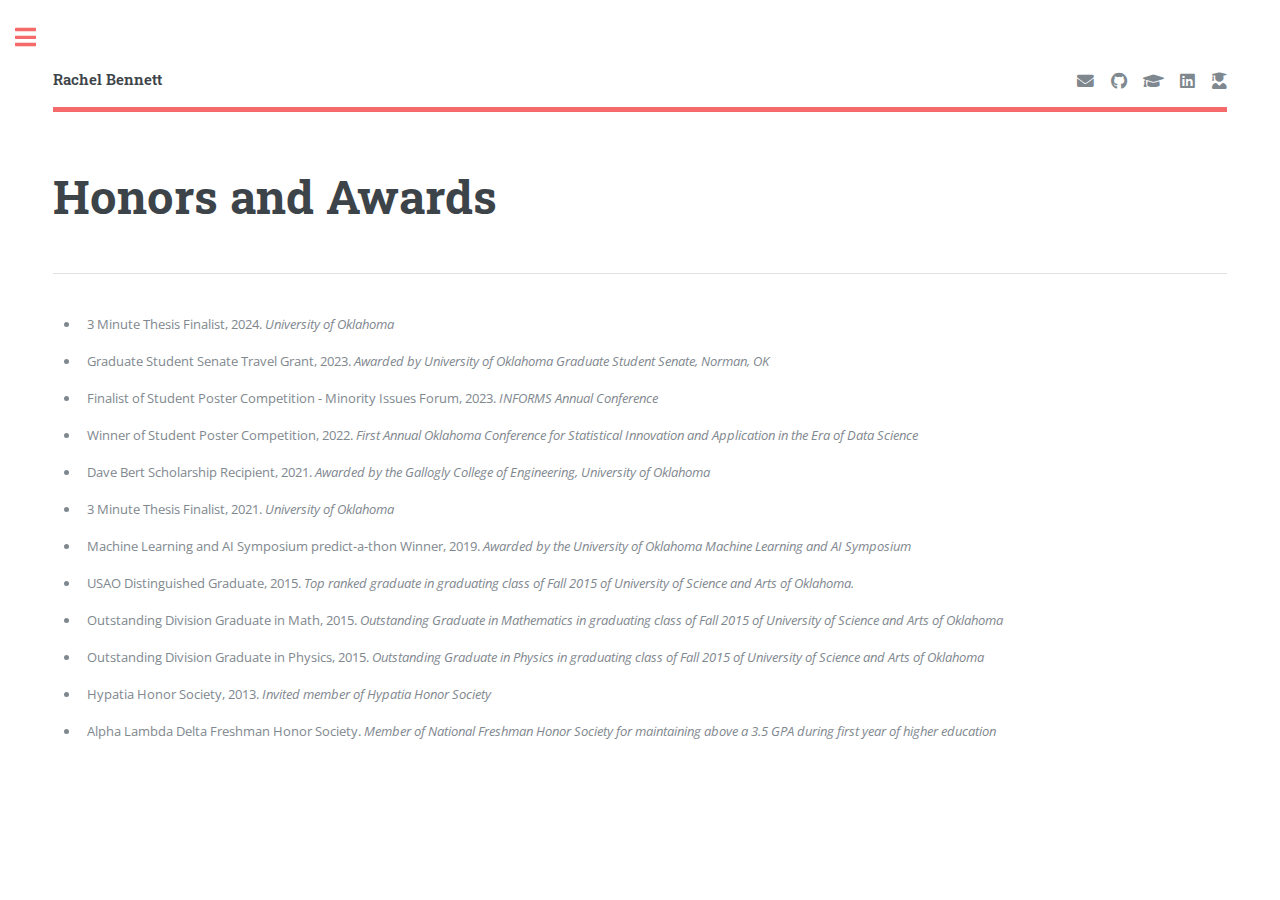
<file: honors.html>
<!DOCTYPE HTML>
<!--
	Editorial by HTML5 UP
	html5up.net | @ajlkn
	Free for personal and commercial use under the CCA 3.0 license (html5up.net/license)
-->
<html>
	<head>
		<title>Bennett - Honors and Awards</title>
		<meta charset="utf-8" />
		<meta name="viewport" content="width=device-width, initial-scale=1, user-scalable=no" />
		<link rel="stylesheet" href="assets/css/main.css" />
	</head>
	<body class="is-preload">

		<!-- Wrapper -->
			<div id="wrapper">

				<!-- Main -->
					<div id="main">
						<div class="inner">

							<!-- Header -->
								<header id="header">
                                    <a href="index.html" class="logo"><strong>Rachel Bennett</strong></a>
									<ul class="icons">
										<li><a href="mailto:rachel.l.bennett-1@ou.edu" class="icon solid fa-envelope"><span class="label">rachel.l.bennett-1@ou.edu</span></a></li>
										<li><a href="https://github.com/rachellb" class="icon brands fa-github"><span class="label">Github</span></a></li>
										<li><a href="https://scholar.google.com/citations?user=fqWdfxcAAAAJ&hl=en&oi=sra" class="icon solid fa-graduation-cap"><span class="label">Google Scholar</span></a></li>
                                        <li><a href="https://www.linkedin.com/in/rachel-bennett-150902114/" class="icon brands fa-linkedin"><span class="label">LinkedIn</span></a></li>
                                        <li><a href="https://www.researchgate.net/profile/Rachel-Bennett-10" class="icon solid fa-user-graduate"><span class="label">Research Gate</span></a></li>
									</ul>
								</header>

							<!-- Content -->
								<section>
									<header class="main">
										<h1>Honors and Awards</h1>
									</header>
									<hr class="major" style="clear: both;" />
									<ul>
										<ul>
											<li style="margin-bottom: 15px;">3 Minute Thesis Finalist, 2024.
												<em>University of Oklahoma</em>
											</li>
											<li style="margin-bottom: 15px;">Graduate Student Senate Travel Grant, 2023.
												<em>Awarded by University of Oklahoma Graduate Student Senate, Norman, OK</em>
											</li>
											<li style="margin-bottom: 15px;">Finalist of Student Poster Competition - Minority Issues Forum, 2023.
												<em>INFORMS Annual Conference</em>
											</li>
											<li style="margin-bottom: 15px;">Winner of Student Poster Competition, 2022.
												<em>First Annual Oklahoma Conference for Statistical Innovation and Application in the Era of Data Science</em>
											</li>
											<li style="margin-bottom: 15px;">Dave Bert Scholarship Recipient, 2021.
												<em>Awarded by the Gallogly College of Engineering, University of Oklahoma</em>
											</li>
											<li style="margin-bottom: 15px;">3 Minute Thesis Finalist, 2021.
												<em>University of Oklahoma</em>
											</li>
											<li style="margin-bottom: 15px;">Machine Learning and AI Symposium predict-a-thon Winner, 2019.
												<em>Awarded by the University of Oklahoma Machine Learning and AI Symposium</em>
											</li>
											<li style="margin-bottom: 15px;">USAO Distinguished Graduate, 2015.
												<em>Top ranked graduate in graduating class of Fall 2015 of University of Science and Arts of Oklahoma.</em>
											</li>
											<li style="margin-bottom: 15px;">Outstanding Division Graduate in Math, 2015.
												<em>Outstanding Graduate in Mathematics in graduating class of Fall 2015 of University of Science and Arts of Oklahoma</em>
											</li>
											<li style="margin-bottom: 15px;">Outstanding Division Graduate in Physics, 2015.
												<em>Outstanding Graduate in Physics in graduating class of Fall 2015 of University of Science and Arts of Oklahoma</em>
											</li>
											<li style="margin-bottom: 15px;">Hypatia Honor Society, 2013.
												<em>Invited member of Hypatia Honor Society</em>
											</li>
											<li style="margin-bottom: 15px;">Alpha Lambda Delta Freshman Honor Society.
												<em>Member of National Freshman Honor Society for maintaining above a 3.5 GPA during first year of higher education</em>
											</li>
										</ul>
										
										
									</ul>


								</section>

						</div>
					</div>

				<!-- Sidebar -->
					<div id="sidebar">
						<div class="inner">

						
							<!-- Menu -->
								<nav id="menu">
									<header class="major">
										<h2>Menu</h2>
									</header>
									<ul>
										<li><a href="index.html">Homepage</a></li>
										<li><a href="publications.html">Publications and Presentations</a></li>
										<li><a href="research.html">Research</a></li>
										<li><a href="teaching.html">Teaching</a></li>
										
									</ul>
								</nav>

							<!-- Section -->
		
							<section>
								<header class="major">
									<h2>Get in touch</h2>
								</header>
								<ul class="contact">
									<li class="icon solid fa-envelope"><a href="#">rachel.l.bennett-1@ou.edu</a></li>
									<li class="icon solid fa-phone">(405) 388-1143</li>
									<li class="icon solid fa-home">Carson Engineering Center #116-F<br />
										University of Oklahoma<br />
										Norman, OK 73019</li>
								</ul>
							</section>

							<!-- Footer -->
						

						</div>
					</div>

			</div>

		<!-- Scripts -->
			<script src="assets/js/jquery.min.js"></script>
			<script src="assets/js/browser.min.js"></script>
			<script src="assets/js/breakpoints.min.js"></script>
			<script src="assets/js/util.js"></script>
			<script src="assets/js/main.js"></script>

	</body>
</html>
</file>
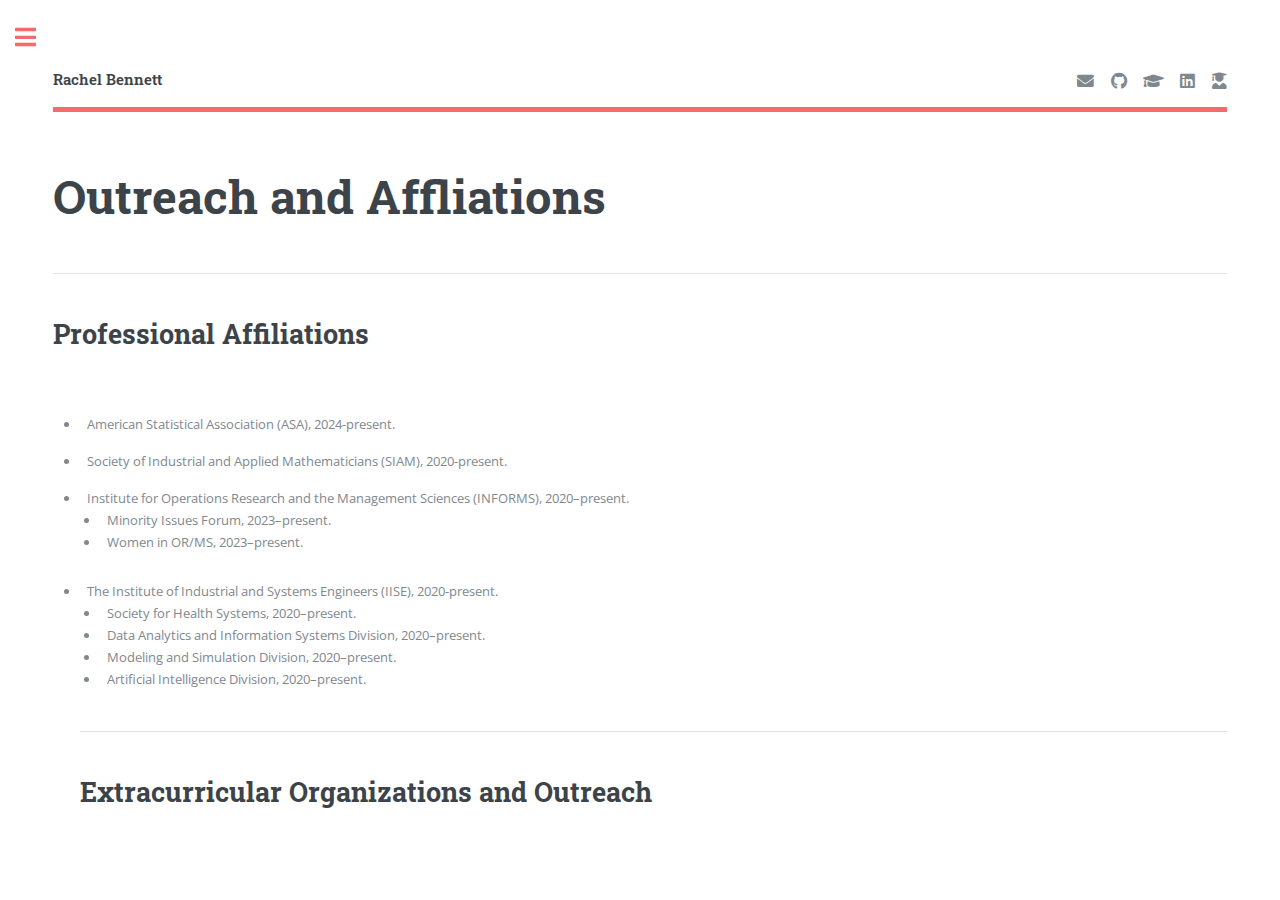
<file: outreach.html>
<!DOCTYPE HTML>
<!--
	Editorial by HTML5 UP
	html5up.net | @ajlkn
	Free for personal and commercial use under the CCA 3.0 license (html5up.net/license)
-->
<html>
	<head>
		<title>Bennett - Outreach and Affliations</title>
		<meta charset="utf-8" />
		<meta name="viewport" content="width=device-width, initial-scale=1, user-scalable=no" />
		<link rel="stylesheet" href="assets/css/main.css" />
	</head>
	<body class="is-preload">

		<!-- Wrapper -->
			<div id="wrapper">

				<!-- Main -->
					<div id="main">
						<div class="inner">

							<!-- Header -->
								<header id="header">
                                    <a href="index.html" class="logo"><strong>Rachel Bennett</strong></a>
									<ul class="icons">
										<li><a href="mailto:rachel.l.bennett-1@ou.edu" class="icon solid fa-envelope"><span class="label">rachel.l.bennett-1@ou.edu</span></a></li>
										<li><a href="https://github.com/rachellb" class="icon brands fa-github"><span class="label">Github</span></a></li>
										<li><a href="https://scholar.google.com/citations?user=fqWdfxcAAAAJ&hl=en&oi=sra" class="icon solid fa-graduation-cap"><span class="label">Google Scholar</span></a></li>
                                        <li><a href="https://www.linkedin.com/in/rachel-bennett-150902114/" class="icon brands fa-linkedin"><span class="label">LinkedIn</span></a></li>
                                        <li><a href="https://www.researchgate.net/profile/Rachel-Bennett-10" class="icon solid fa-user-graduate"><span class="label">Research Gate</span></a></li>
									</ul>
								</header>

							<!-- Content -->
								<section>
									<header class="main">
										<h1>Outreach and Affliations</h1>
									</header>
									<hr class="major" style="clear: both;" />
									<h2 style="font-size: 2em; margin-top: 30px; margin-bottom: 60px;">Professional Affiliations</h2>
									<ul>
										<ul>
											<li style="margin-bottom: 15px;">American Statistical Association (ASA), 2024-present.
												
											</li>
											<li style="margin-bottom: 15px;">Society of Industrial and Applied Mathematicians (SIAM), 2020-present.
								
											</li>
											<li style="margin-bottom: 15px;">Institute for Operations Research and the Management Sciences (INFORMS), 2020–present.
											 <ul> 
												<li> Minority Issues Forum, 2023–present.</li> 
												<li> Women in OR/MS, 2023–present. </li> 
											 </ul>
											</li>
											<li style="margin-bottom: 15px;">The Institute of Industrial and Systems Engineers (IISE), 2020-present.
												<ul>
													<li> Society for Health Systems, 2020–present. </li>
													<li> Data Analytics and Information Systems Division, 2020–present.</li>
													<li> Modeling and Simulation Division, 2020–present. </li>
													<li> Artificial Intelligence Division, 2020–present. </li>
												</ul>
											</li>



											
									<hr class="major" style="clear: both;" />

									<h2 style="font-size: 2em; margin-top: 30px; margin-bottom: 60px;">Extracurricular Organizations and Outreach</h2>
                                   


								</section>

						</div>
					</div>

				<!-- Sidebar -->
					<div id="sidebar">
						<div class="inner">

						
							<!-- Menu -->
								<nav id="menu">
									<header class="major">
										<h2>Menu</h2>
									</header>
									<ul>
										<li><a href="index.html">Homepage</a></li>
										<li><a href="publications.html">Publications</a></li>
										<li><a href="presentations.html">Presentations</a></li>
										<li><a href="research.html">Research</a></li>
										<li><a href="teaching.html">Teaching</a></li>
										
									</ul>
								</nav>

							<!-- Section -->
								<section>
									<header class="major">
										<h2>Get in touch</h2>
									</header>
									<p>Sed varius enim lorem ullamcorper dolore aliquam aenean ornare velit lacus, ac varius enim lorem ullamcorper dolore. Proin sed aliquam facilisis ante interdum. Sed nulla amet lorem feugiat tempus aliquam.</p>
									<ul class="contact">
										<li class="icon solid fa-envelope"><a href="#">rachel.l.bennett-1@ou.edu</a></li>
										<li class="icon solid fa-phone">(000) 000-0000</li>
										<li class="icon solid fa-home">1234 Somewhere Road #8254<br />
										Nashville, TN 00000-0000</li>
									</ul>
								</section>

					

						</div>
					</div>

			</div>

		<!-- Scripts -->
			<script src="assets/js/jquery.min.js"></script>
			<script src="assets/js/browser.min.js"></script>
			<script src="assets/js/breakpoints.min.js"></script>
			<script src="assets/js/util.js"></script>
			<script src="assets/js/main.js"></script>

	</body>
</html>
</file>
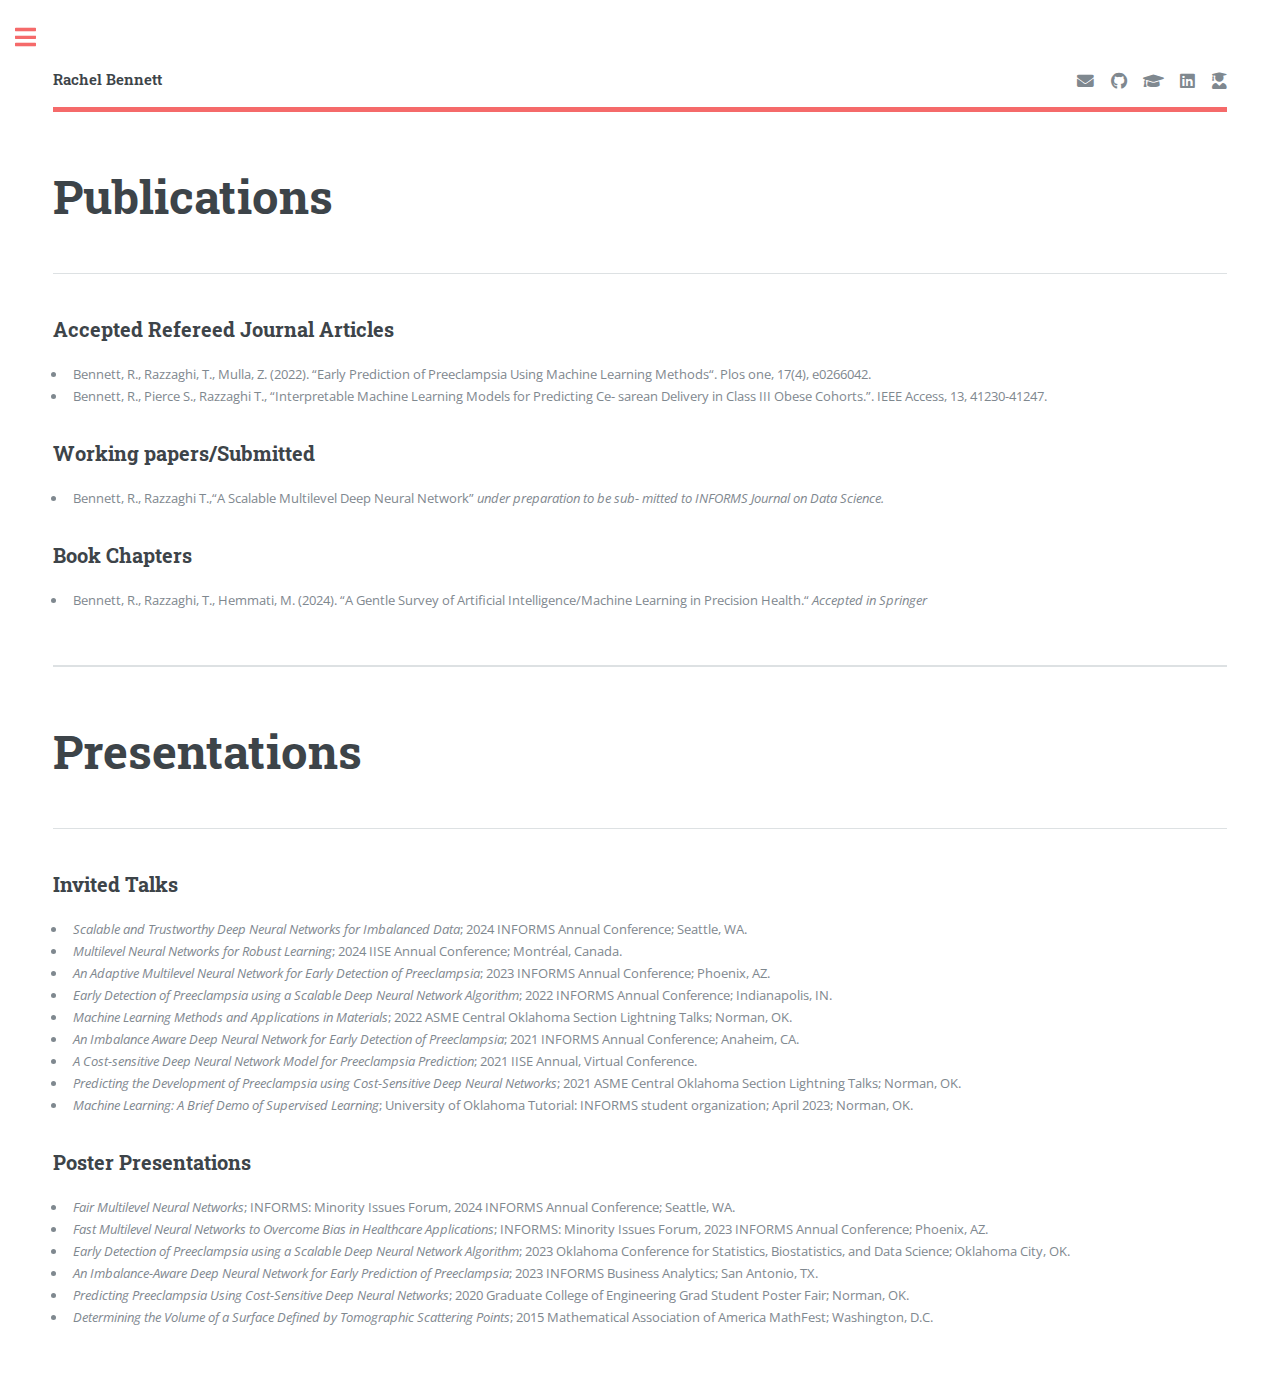
<file: publications.html>
<!DOCTYPE HTML>
<!--
	Editorial by HTML5 UP
	html5up.net | @ajlkn
	Free for personal and commercial use under the CCA 3.0 license (html5up.net/license)
-->
<html>
	<head>
		<title>Bennett - Publications</title>
		<meta charset="utf-8" />
		<meta name="viewport" content="width=device-width, initial-scale=1, user-scalable=no" />
		<link rel="stylesheet" href="assets/css/main.css" />
	</head>
	<body class="is-preload">

		<!-- Wrapper -->
			<div id="wrapper">

				<!-- Main -->
					<div id="main">
						<div class="inner">

							<!-- Header -->
								<header id="header">
                                    <a href="index.html" class="logo"><strong>Rachel Bennett</strong></a>
									<ul class="icons">
										<li><a href="mailto:rachel.l.bennett-1@ou.edu" class="icon solid fa-envelope"><span class="label">rachel.l.bennett-1@ou.edu</span></a></li>
										<li><a href="https://github.com/rachellb" class="icon brands fa-github"><span class="label">Github</span></a></li>
										<li><a href="https://scholar.google.com/citations?user=fqWdfxcAAAAJ&hl=en&oi=sra" class="icon solid fa-graduation-cap"><span class="label">Google Scholar</span></a></li>
                                        <li><a href="https://www.linkedin.com/in/rachel-bennett-150902114/" class="icon brands fa-linkedin"><span class="label">LinkedIn</span></a></li>
                                        <li><a href="https://www.researchgate.net/profile/Rachel-Bennett-10" class="icon solid fa-user-graduate"><span class="label">Research Gate</span></a></li>
									</ul>
								</header>

							<!-- Content -->
							<section>
								<header class="main">
									<h1>Publications</h1>
								</header>
								<hr class="major" style="clear: both;" />
								
								<h2 style="font-size: 1.5em;">Accepted Refereed Journal Articles</h2>
								<ul>
									<li>Bennett, R., Razzaghi, T., Mulla, Z. (2022). “Early Prediction of Preeclampsia Using Machine
										Learning Methods“. Plos one, 17(4), e0266042.
									</li>
									<li>Bennett, R., Pierce S., Razzaghi T., “Interpretable Machine Learning Models for Predicting Ce-
										sarean Delivery in Class III Obese Cohorts.”. IEEE Access, 13, 41230-41247.
									</li>
								</ul> <!-- Close the ul here -->
								
								<h2 style="font-size: 1.5em; margin-top: 30px;">Working papers/Submitted</h2>
								<ul> <!-- Open a new ul for this section -->
									
									<li>Bennett, R., Razzaghi T.,“A Scalable Multilevel Deep Neural Network” <em> under preparation to be sub-
										mitted to INFORMS Journal on Data Science.</em>
									</li>
								</ul> <!-- Close this ul after the list items -->
							
								<h2 style="font-size: 1.5em; margin-top: 30px;">Book Chapters</h2>
								<ul> <!-- Open a new ul for the book chapters section -->
									<li>Bennett, R., Razzaghi, T., Hemmati, M. (2024). “A Gentle Survey of Artificial Intelligence/Machine
										Learning in Precision Health.“ <em>Accepted in Springer</em>
									</li>
								</ul> <!-- Close the ul after the book chapter item -->
							</section>

							<section>
								<header class="main">
									<h1>Presentations</h1>
								</header>
								<hr class="major" style="clear: both;" />
								
								<h2 style="font-size: 1.5em;">Invited Talks</h2>
								<ul>
									<li><em>Scalable and Trustworthy Deep Neural Networks for Imbalanced Data</em>; 2024 INFORMS Annual Conference; Seattle, WA.</li>
									<li><em>Multilevel Neural Networks for Robust Learning</em>; 2024 IISE Annual Conference; Montréal, Canada.</li>
									<li><em>An Adaptive Multilevel Neural Network for Early Detection of Preeclampsia</em>; 2023 INFORMS Annual Conference; Phoenix, AZ.</li>
									<li><em>Early Detection of Preeclampsia using a Scalable Deep Neural Network Algorithm</em>; 2022 INFORMS Annual Conference; Indianapolis, IN.</li>
									<li><em>Machine Learning Methods and Applications in Materials</em>; 2022 ASME Central Oklahoma Section Lightning Talks; Norman, OK.</li>
									<li><em>An Imbalance Aware Deep Neural Network for Early Detection of Preeclampsia</em>; 2021 INFORMS Annual Conference; Anaheim, CA.</li>
									<li><em>A Cost-sensitive Deep Neural Network Model for Preeclampsia Prediction</em>; 2021 IISE Annual, Virtual Conference.</li>
									<li><em>Predicting the Development of Preeclampsia using Cost-Sensitive Deep Neural Networks</em>; 2021 ASME Central Oklahoma Section Lightning Talks; Norman, OK.</li>
									<li><em>Machine Learning: A Brief Demo of Supervised Learning</em>; University of Oklahoma Tutorial: INFORMS student organization; April 2023; Norman, OK.</li>
								  </ul>
								  
								
								<h2 style="font-size: 1.5em; margin-top: 30px;">Poster Presentations</h2>
								<ul>
									<li><em>Fair Multilevel Neural Networks</em>; INFORMS: Minority Issues Forum, 2024 INFORMS Annual Conference; Seattle, WA.</li>
									<li><em>Fast Multilevel Neural Networks to Overcome Bias in Healthcare Applications</em>; INFORMS: Minority Issues Forum, 2023 INFORMS Annual Conference; Phoenix, AZ.</li>
									<li><em>Early Detection of Preeclampsia using a Scalable Deep Neural Network Algorithm</em>; 2023 Oklahoma Conference for Statistics, Biostatistics, and Data Science; Oklahoma City, OK.</li>
									<li><em>An Imbalance-Aware Deep Neural Network for Early Prediction of Preeclampsia</em>; 2023 INFORMS Business Analytics; San Antonio, TX.</li>
									<li><em>Predicting Preeclampsia Using Cost-Sensitive Deep Neural Networks</em>; 2020 Graduate College of Engineering Grad Student Poster Fair; Norman, OK.</li>
									<li><em>Determining the Volume of a Surface Defined by Tomographic Scattering Points</em>; 2015 Mathematical Association of America MathFest; Washington, D.C.</li>
								  </ul>

							</section>




					
							

						</div>
					</div>

				<!-- Sidebar -->
					<div id="sidebar">
						<div class="inner">

						
							<!-- Menu -->
								<nav id="menu">
									<header class="major">
										<h2>Menu</h2>
									</header>
									<ul>
										<li><a href="index.html">Homepage</a></li>
										<li><a href="research.html">Research</a></li>
										<li><a href="teaching.html">Teaching</a></li>
										<li><a href="honors.html">Honors and Awards</a></li>
										
									</ul>
								</nav>

							<!-- Section -->
							<section>
								<header class="major">
									<h2>Get in touch</h2>
								</header>
								<ul class="contact">
									<li class="icon solid fa-envelope"><a href="#">rachel.l.bennett-1@ou.edu</a></li>
									<li class="icon solid fa-phone">(405) 388-1143</li>
									<li class="icon solid fa-home">Carson Engineering Center #116-F<br />
										University of Oklahoma<br />
										Norman, OK 73019</li>
								</ul>
							</section>

						

						</div>
					</div>

			</div>

		<!-- Scripts -->
			<script src="assets/js/jquery.min.js"></script>
			<script src="assets/js/browser.min.js"></script>
			<script src="assets/js/breakpoints.min.js"></script>
			<script src="assets/js/util.js"></script>
			<script src="assets/js/main.js"></script>

	</body>
</html>
</file>
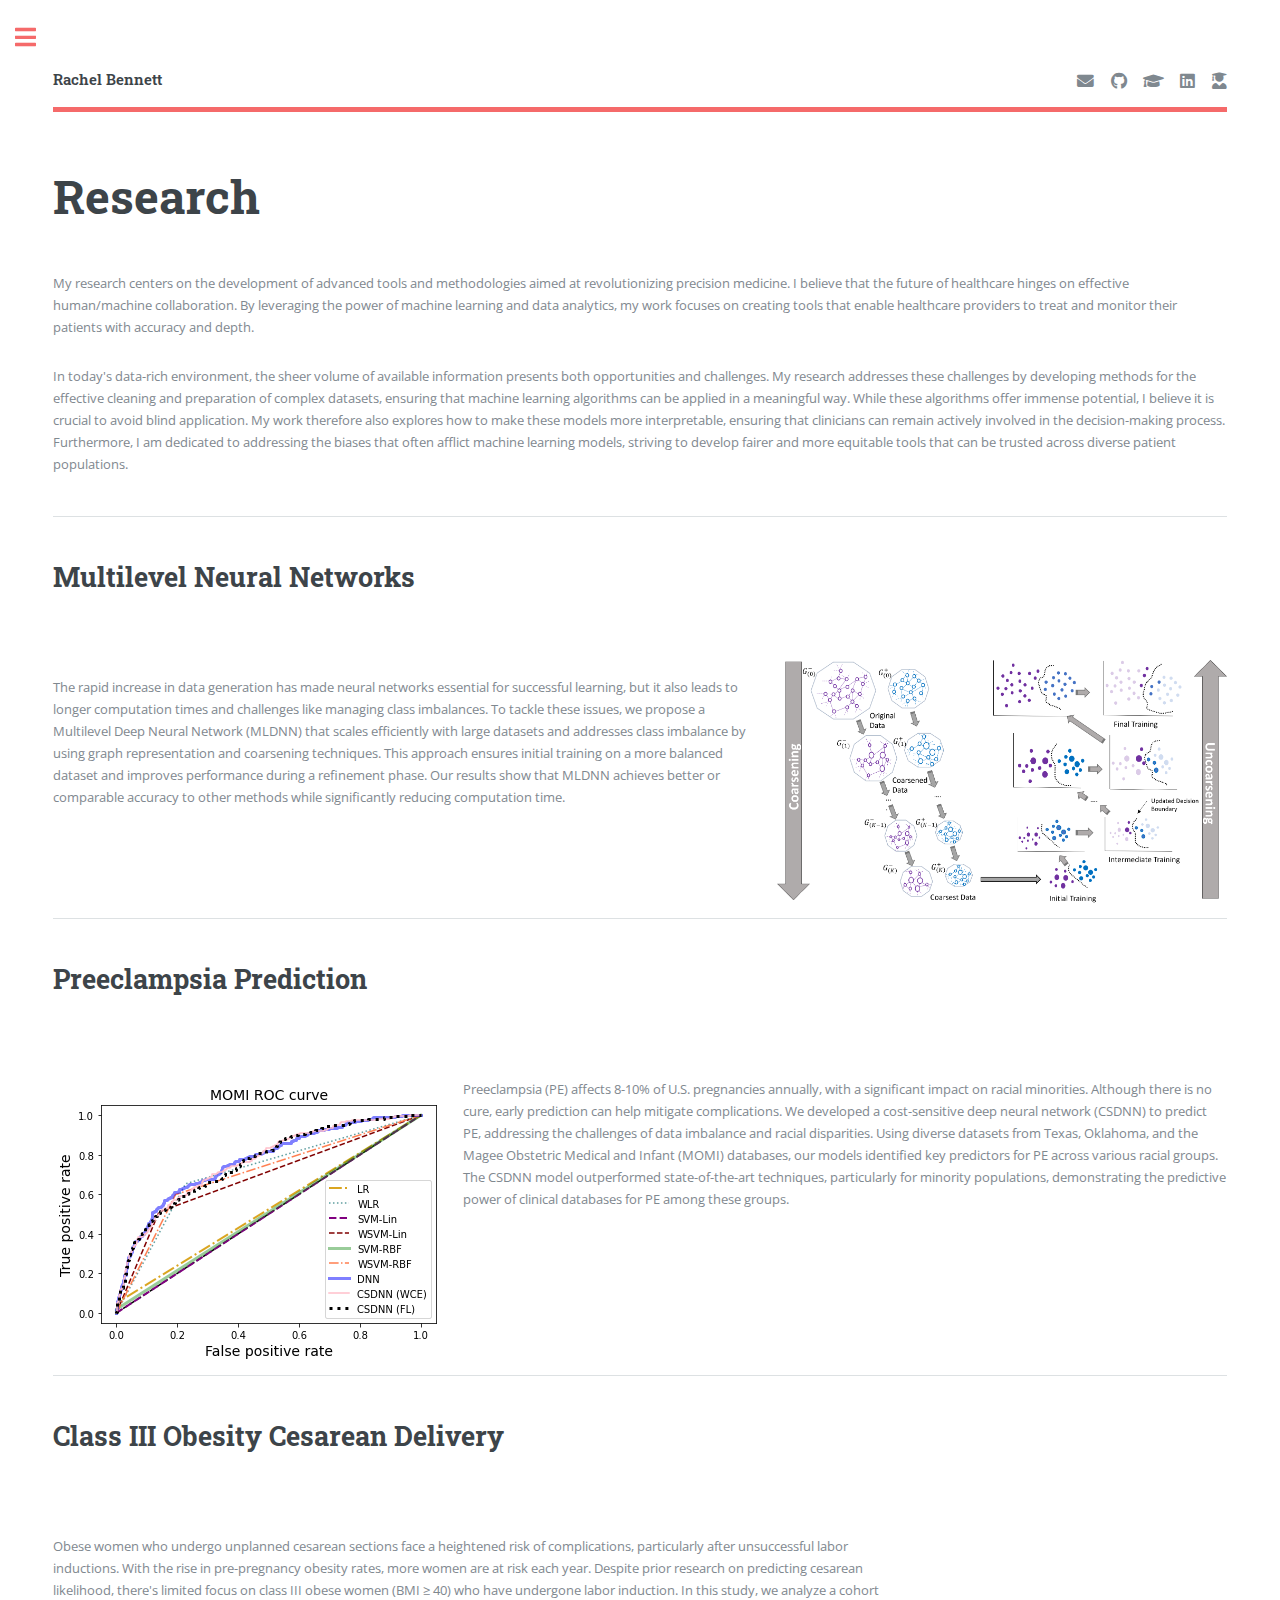
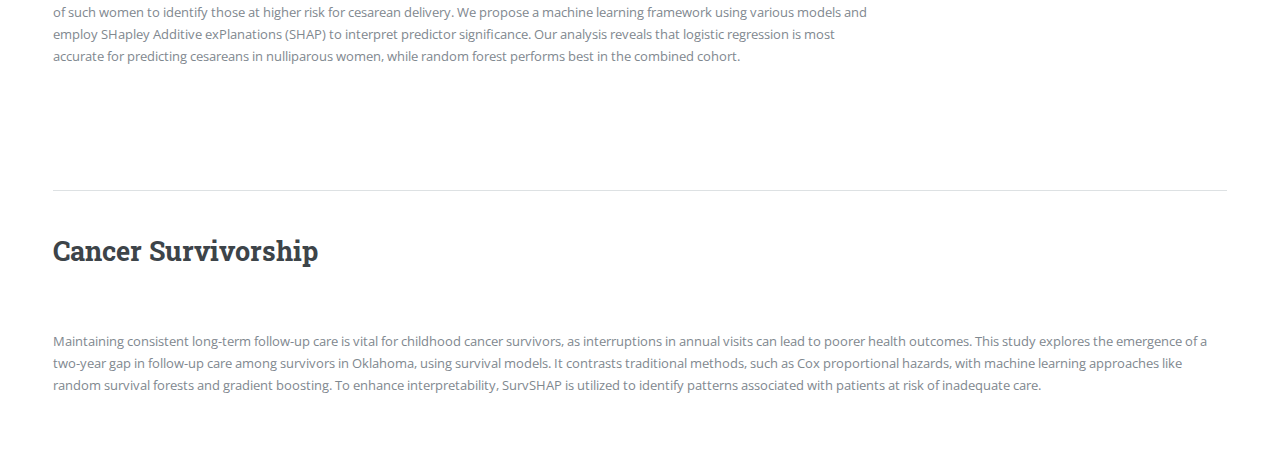
<file: research.html>
<!DOCTYPE HTML>
<!--
	Editorial by HTML5 UP
	html5up.net | @ajlkn
	Free for personal and commercial use under the CCA 3.0 license (html5up.net/license)
-->
<html>
	<head>
		<title>Bennett - Research</title>
		<meta charset="utf-8" />
		<meta name="viewport" content="width=device-width, initial-scale=1, user-scalable=no" />
		<link rel="stylesheet" href="assets/css/main.css" />
	</head>
	<body class="is-preload">

		<!-- Wrapper -->
			<div id="wrapper">

				<!-- Main -->
					<div id="main">
						<div class="inner">

							<!-- Header -->
								<header id="header">
                                    <a href="index.html" class="logo"><strong>Rachel Bennett</strong></a>
									<ul class="icons">
										<li><a href="mailto:rachel.l.bennett-1@ou.edu" class="icon solid fa-envelope"><span class="label">rachel.l.bennett-1@ou.edu</span></a></li>
										<li><a href="https://github.com/rachellb" class="icon brands fa-github"><span class="label">Github</span></a></li>
										<li><a href="https://scholar.google.com/citations?user=fqWdfxcAAAAJ&hl=en&oi=sra" class="icon solid fa-graduation-cap"><span class="label">Google Scholar</span></a></li>
                                        <li><a href="https://www.linkedin.com/in/rachel-bennett-150902114/" class="icon brands fa-linkedin"><span class="label">LinkedIn</span></a></li>
                                        <li><a href="https://www.researchgate.net/profile/Rachel-Bennett-10" class="icon solid fa-user-graduate"><span class="label">Research Gate</span></a></li>
									</ul>
								</header>

							<!-- Content -->
								<section>
									<header class="main">
										<h1>Research</h1>
									</header>

								<!--	<span class="image main"><img src="images/pic11.jpg" alt="" /></span> -->
									<p>My research centers on the development of advanced tools and methodologies aimed at revolutionizing precision medicine. I believe that the future of healthcare hinges on effective human/machine collaboration. By leveraging the power of machine learning and data analytics, my work focuses on creating tools that enable healthcare providers to treat and monitor their patients with accuracy and depth.</p>
									<p>In today's data-rich environment, the sheer volume of available information presents both opportunities and challenges. My research addresses these challenges by developing methods for the effective cleaning and preparation of complex datasets, ensuring that machine learning algorithms can be applied in a meaningful way. While these algorithms offer immense potential, I believe it is crucial to avoid blind application. My work therefore also explores how to make these models more interpretable, ensuring that clinicians can remain actively involved in the decision-making process. Furthermore, I am dedicated to addressing the biases that often afflict machine learning models, striving to develop fairer and more equitable tools that can be trusted across diverse patient populations.</p>
                                    
									<hr class="major" />
                                    
									<h2 style="font-size: 2em; margin-top: 30px; margin-bottom: 60px;">Multilevel Neural Networks</h2>
                                    <p><span class="image right"><img src="images/Coarsening_062824.png" alt="" /></span></p>
									<p style="padding-top: 20px;">The rapid increase in data generation has made neural networks essential for successful learning, but it also leads to longer computation times and challenges like managing class imbalances. To tackle these issues, we propose a Multilevel Deep Neural Network (MLDNN) that scales efficiently with large datasets and addresses class imbalance by using graph representation and coarsening techniques. This approach ensures initial training on a more balanced dataset and improves performance during a refinement phase. Our results show that MLDNN achieves better or comparable accuracy to other methods while significantly reducing computation time.</p>
						
							
                                    <hr class="major" style="clear: both;" />

							
									<h2 style="font-size: 2em; margin-top: 30px; margin-bottom: 60px;">Preeclampsia Prediction</h2>
									<p style="padding-top: 20px;"><span class="image left"><img src="images/MOMI_ROC_Curve_071621.png" alt="" /></span>Preeclampsia (PE) affects 8-10% of U.S. pregnancies annually, with a significant impact on racial minorities. Although there is no cure, early prediction can help mitigate complications. We developed a cost-sensitive deep neural network (CSDNN) to predict PE, addressing the challenges of data imbalance and racial disparities. Using diverse datasets from Texas, Oklahoma, and the Magee Obstetric Medical and Infant (MOMI) databases, our models identified key predictors for PE across various racial groups. The CSDNN model outperformed state-of-the-art techniques, particularly for minority populations, demonstrating the predictive power of clinical databases for PE among these groups.</p>
		

									<hr class="major" style="clear: both;"/>

									<h2 style="font-size: 2em; margin-top: 30px; margin-bottom: 60px;">Class III Obesity Cesarean Delivery</h2>
                                    <p style="padding-top: 20px;"> <!--<span class="image right"><img src="images/Fig_1.png" alt="" /></span> -->
										<span class="video right">
											<iframe width="560" height="315" src="https://www.youtube.com/embed/unTE8U-SAwg?si=VIwthTwrljU5RK2q" title="YouTube video player" frameborder="0" allow="accelerometer; autoplay; clipboard-write; encrypted-media; gyroscope; picture-in-picture; web-share" referrerpolicy="strict-origin-when-cross-origin" allowfullscreen></iframe>
										</span>
										
										
										Obese women who undergo unplanned cesarean sections face a heightened risk of complications, particularly after unsuccessful labor inductions. With the rise in pre-pregnancy obesity rates, more women are at risk each year. Despite prior research on predicting cesarean likelihood, there's limited focus on class III obese women (BMI ≥ 40) who have undergone labor induction. In this study, we analyze a cohort of such women to identify those at higher risk for cesarean delivery. We propose a machine learning framework using various models and employ SHapley Additive exPlanations (SHAP) to interpret predictor significance. Our analysis reveals that logistic regression is most accurate for predicting cesareans in nulliparous women, while random forest performs best in the combined cohort.</p>
							
									<hr class="major" style="clear: both;" />

									<h2 style="font-size: 2em; margin-top: 30px; margin-bottom: 60px;">Cancer Survivorship</h2>
									<p>Maintaining consistent long-term follow-up care is vital for childhood cancer survivors, as interruptions in annual visits can lead to poorer health outcomes. This study explores the emergence of a two-year gap in follow-up care among survivors in Oklahoma, using survival models. It contrasts traditional methods, such as Cox proportional hazards, with machine learning approaches like random survival forests and gradient boosting. To enhance interpretability, SurvSHAP is utilized to identify patterns associated with patients at risk of inadequate care.</p>
		
								</section>

						</div>
					</div>

				<!-- Sidebar -->
					<div id="sidebar">
						<div class="inner">

						
							<!-- Menu -->
								<nav id="menu">
									<header class="major">
										<h2>Menu</h2>
									</header>
									<ul>
										<li><a href="index.html">Homepage</a></li>
										<li><a href="publications.html">Publications and Presentations</a></li>
										<li><a href="teaching.html">Teaching</a></li>
										<li><a href="honors.html">Honors and Awards</a></li>
									</ul>
								</nav>

							<!-- Section -->
							<section>
								<header class="major">
									<h2>Get in touch</h2>
								</header>
								<ul class="contact">
									<li class="icon solid fa-envelope"><a href="#">rachel.l.bennett-1@ou.edu</a></li>
									<li class="icon solid fa-phone">(405) 388-1143</li>
									<li class="icon solid fa-home">Carson Engineering Center #116-F<br />
										University of Oklahoma<br />
										Norman, OK 73019</li>
								</ul>
							</section>

					

						</div>
					</div>

			</div>

		<!-- Scripts -->
			<script src="assets/js/jquery.min.js"></script>
			<script src="assets/js/browser.min.js"></script>
			<script src="assets/js/breakpoints.min.js"></script>
			<script src="assets/js/util.js"></script>
			<script src="assets/js/main.js"></script>

	</body>
</html>
</file>
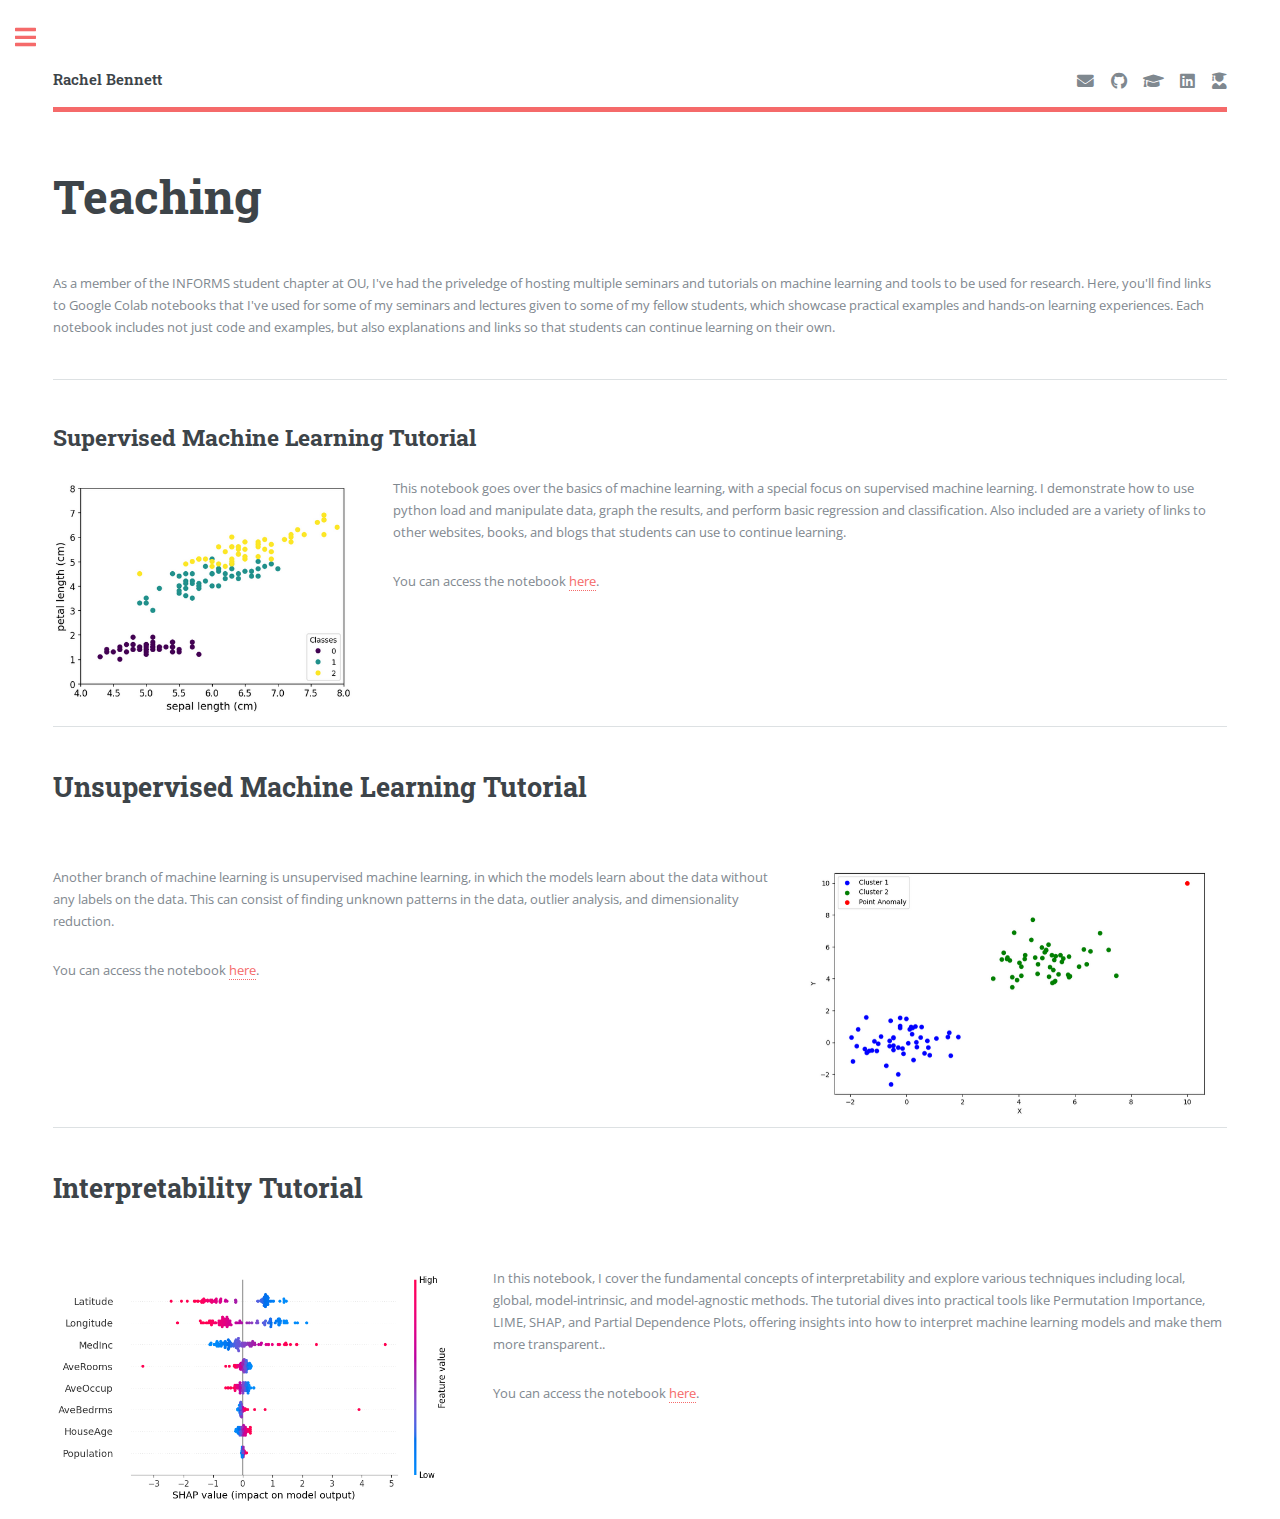
<file: teaching.html>
<!DOCTYPE HTML>
<!--
	Editorial by HTML5 UP
	html5up.net | @ajlkn
	Free for personal and commercial use under the CCA 3.0 license (html5up.net/license)
-->
<html>
	<head>
		<title>Bennett - Teaching</title>
		<meta charset="utf-8" />
		<meta name="viewport" content="width=device-width, initial-scale=1, user-scalable=no" />
		<link rel="stylesheet" href="assets/css/main.css" />
	</head>
	<body class="is-preload">

		<!-- Wrapper -->
			<div id="wrapper">

				<!-- Main -->
					<div id="main">
						<div class="inner">

							<!-- Header -->
								<header id="header">
                                    <a href="index.html" class="logo"><strong>Rachel Bennett</strong></a>
									<ul class="icons">
										<li><a href="mailto:rachel.l.bennett-1@ou.edu" class="icon solid fa-envelope"><span class="label">rachel.l.bennett-1@ou.edu</span></a></li>
										<li><a href="https://github.com/rachellb" class="icon brands fa-github"><span class="label">Github</span></a></li>
										<li><a href="https://scholar.google.com/citations?user=fqWdfxcAAAAJ&hl=en&oi=sra" class="icon solid fa-graduation-cap"><span class="label">Google Scholar</span></a></li>
                                        <li><a href="https://www.linkedin.com/in/rachel-bennett-150902114/" class="icon brands fa-linkedin"><span class="label">LinkedIn</span></a></li>
                                        <li><a href="https://www.researchgate.net/profile/Rachel-Bennett-10" class="icon solid fa-user-graduate"><span class="label">Research Gate</span></a></li>
									</ul>
								</header>

							<!-- Content -->
								<section>
									<header class="main">
										<h1>Teaching</h1>
									</header>

									<p> As a member of the INFORMS student chapter at OU, I've had the priveledge of hosting multiple seminars and tutorials on machine learning and tools to be used for research. Here, you'll find links to Google Colab notebooks that I've used for some of my seminars and lectures given to some of my fellow students, which showcase practical examples and hands-on learning experiences. Each notebook includes not just code and examples, but also explanations and links so that students can continue learning on their own.</p>
								 
									<hr class="major" />
                                    
                                    
									<h2>Supervised Machine Learning Tutorial</h2>
									<p><span class="image left"><img src="images/supervisedLearning.png" alt="Supervised Learning Image" style="width: 300px; height: auto; margin-right: 20px;" /></span>This notebook goes over the basics of machine learning, with a special focus on supervised machine learning. I demonstrate how to use python load and manipulate data, graph the results, and perform basic regression and classification. Also included are a variety of links to other websites, books, and blogs that students can use to continue learning.  
									</p>
									<p>You can access the notebook <a href="https://colab.research.google.com/drive/10LaRs1tQAfg2rwc-wt7ss-c-3VTDuU45?usp=sharing" target="_blank">here</a>.</p>
				
									<hr class="major" style="clear: both;" />

									<h2 style="font-size: 2em; margin-bottom: 60px;">Unsupervised Machine Learning Tutorial</h2>
									<p><span class="image right"><img src="images/pointAnomaly.png" alt="Unsupervised Learning Image" style="width: 400px; height: auto; margin-right: 20px;" /></span> Another branch of machine learning is unsupervised machine learning, in which the models learn about the data without any labels on the data. This can consist of finding unknown patterns in the data, outlier analysis, and dimensionality reduction. 
									</p>
									<p>You can access the notebook <a href="https://colab.research.google.com/drive/1DAwih7WcGy8FxIerl1gEE3Gz5L4v_2Qd?usp=sharing" target="_blank">here</a>.</p>
									
									<hr class="major" style="clear: both;" />
									
									<h2 style="font-size: 2em; margin-bottom: 60px;">Interpretability Tutorial</h2>
									<p><span class="image left"><img src="images/shap.png" alt="SHAP Image" style="width: 400px; height: auto; margin-right: 20px;" /></span> In this notebook, I cover the fundamental concepts of interpretability and explore various techniques including local, global, model-intrinsic, and model-agnostic methods. The tutorial dives into practical tools like Permutation Importance, LIME, SHAP, and Partial Dependence Plots, offering insights into how to interpret machine learning models and make them more transparent.. 
									</p>
									<p>You can access the notebook <a href="https://colab.research.google.com/drive/1uSAG6qiK2obs7kMjEZOW9zPVE_xOgoNm?usp=sharing" target="_blank">here</a>.</p>
				
		
		
								</section>

						</div>
					</div>

				<!-- Sidebar -->
					<div id="sidebar">
						<div class="inner">

						
							<!-- Menu -->
								<nav id="menu">
									<header class="major">
										<h2>Menu</h2>
									</header>
									<ul>
										<li><a href="index.html">Homepage</a></li>
										<li><a href="research.html">Research</a></li>
										<li><a href="publications.html">Publications and Presentations</a></li>
										<li><a href="honors.html">Honors and Awards</a></li>
									</ul>
								</nav>

							<!-- Section -->
							<section>
								<header class="major">
									<h2>Get in touch</h2>
								</header>
								<ul class="contact">
									<li class="icon solid fa-envelope"><a href="#">rachel.l.bennett-1@ou.edu</a></li>
									<li class="icon solid fa-phone">(405) 388-1143</li>
									<li class="icon solid fa-home">Carson Engineering Center #116-F<br />
										University of Oklahoma<br />
										Norman, OK 73019</li>
								</ul>
							</section>


						</div>
					</div>

			</div>

		<!-- Scripts -->
			<script src="assets/js/jquery.min.js"></script>
			<script src="assets/js/browser.min.js"></script>
			<script src="assets/js/breakpoints.min.js"></script>
			<script src="assets/js/util.js"></script>
			<script src="assets/js/main.js"></script>

	</body>
</html>
</file>
<file: assets/css/main.css>
@import url(fontawesome-all.min.css);
@import url("https://fonts.googleapis.com/css?family=Open+Sans:400,600,400italic,600italic|Roboto+Slab:400,700");
/*
	Editorial by HTML5 UP
	html5up.net | @ajlkn
	Free for personal and commercial use under the CCA 3.0 license (html5up.net/license)
*/
html, body, div, span, applet, object,
iframe, h1, h2, h3, h4, h5, h6, p, blockquote,
pre, a, abbr, acronym, address, big, cite,
code, del, dfn, em, img, ins, kbd, q, s, samp,
small, strike, strong, sub, sup, tt, var, b,
u, i, center, dl, dt, dd, ol, ul, li, fieldset,
form, label, legend, table, caption, tbody,
tfoot, thead, tr, th, td, article, aside,
canvas, details, embed, figure, figcaption,
footer, header, hgroup, menu, nav, output, ruby,
section, summary, time, mark, audio, video {
  margin: 0;
  padding: 0;
  border: 0;
  font-size: 100%;
  font: inherit;
  vertical-align: baseline; }

article, aside, details, figcaption, figure,
footer, header, hgroup, menu, nav, section {
  display: block; }

body {
  line-height: 1; }

ol, ul {
  list-style: none; }

blockquote, q {
  quotes: none; }
  blockquote:before, blockquote:after, q:before, q:after {
    content: '';
    content: none; }

table {
  border-collapse: collapse;
  border-spacing: 0; }

body {
  -webkit-text-size-adjust: none; }

mark {
  background-color: transparent;
  color: inherit; }

input::-moz-focus-inner {
  border: 0;
  padding: 0; }

input, select, textarea {
  -moz-appearance: none;
  -webkit-appearance: none;
  -ms-appearance: none;
  appearance: none; }

/* Basic */
@-ms-viewport {
  width: device-width; }

body {
  -ms-overflow-style: scrollbar; }

@media screen and (max-width: 480px) {
  html, body {
    min-width: 320px; } }

html {
  box-sizing: border-box; }

*, *:before, *:after {
  box-sizing: inherit; }

body {
  background: #ffffff; }
  body.is-preload *, body.is-preload *:before, body.is-preload *:after, body.is-resizing *, body.is-resizing *:before, body.is-resizing *:after {
    -moz-animation: none !important;
    -webkit-animation: none !important;
    -ms-animation: none !important;
    animation: none !important;
    -moz-transition: none !important;
    -webkit-transition: none !important;
    -ms-transition: none !important;
    transition: none !important; }

/* Type */
body, input, select, textarea {
  color: #7f888f;
  font-family: "Open Sans", sans-serif;
  font-size: 13pt;
  font-weight: 400;
  line-height: 1.65; }
  @media screen and (max-width: 1680px) {
    body, input, select, textarea {
      font-size: 11pt; } }
  @media screen and (max-width: 1280px) {
    body, input, select, textarea {
      font-size: 10pt; } }
  @media screen and (max-width: 360px) {
    body, input, select, textarea {
      font-size: 9pt; } }

a {
  -moz-transition: color 0.2s ease-in-out, border-bottom-color 0.2s ease-in-out;
  -webkit-transition: color 0.2s ease-in-out, border-bottom-color 0.2s ease-in-out;
  -ms-transition: color 0.2s ease-in-out, border-bottom-color 0.2s ease-in-out;
  transition: color 0.2s ease-in-out, border-bottom-color 0.2s ease-in-out;
  border-bottom: dotted 1px;
  color: #f56a6a;
  text-decoration: none; }
  a:hover {
    border-bottom-color: #f56a6a;
    color: #f56a6a !important; }
    a:hover strong {
      color: inherit; }

strong, b {
  color: #3d4449;
  font-weight: 600; }

em, i {
  font-style: italic; }

p {
  margin: 0 0 2em 0; }

h1, h2, h3, h4, h5, h6 {
  color: #3d4449;
  font-family: "Roboto Slab", serif;
  font-weight: 700;
  line-height: 1.5;
  margin: 0 0 1em 0; }
  h1 a, h2 a, h3 a, h4 a, h5 a, h6 a {
    color: inherit;
    text-decoration: none;
    border-bottom: 0; }

h1 {
  font-size: 4em;
  margin: 0 0 0.5em 0;
  line-height: 1.3; }

h2 {
  font-size: 1.75em; }

h3 {
  font-size: 1.25em; }

h4 {
  font-size: 1.1em; }

h5 {
  font-size: 0.9em; }

h6 {
  font-size: 0.7em; }

@media screen and (max-width: 1680px) {
  h1 {
    font-size: 3.5em; } }

@media screen and (max-width: 980px) {
  h1 {
    font-size: 3.25em; } }

@media screen and (max-width: 736px) {
  h1 {
    font-size: 2em;
    line-height: 1.4; }
  h2 {
    font-size: 1.5em; } }

sub {
  font-size: 0.8em;
  position: relative;
  top: 0.5em; }

sup {
  font-size: 0.8em;
  position: relative;
  top: -0.5em; }

blockquote {
  border-left: solid 3px rgba(210, 215, 217, 0.75);
  font-style: italic;
  margin: 0 0 2em 0;
  padding: 0.5em 0 0.5em 2em; }

code {
  background: rgba(230, 235, 237, 0.25);
  border-radius: 0.375em;
  border: solid 1px rgba(210, 215, 217, 0.75);
  font-family: "Courier New", monospace;
  font-size: 0.9em;
  margin: 0 0.25em;
  padding: 0.25em 0.65em; }

pre {
  -webkit-overflow-scrolling: touch;
  font-family: "Courier New", monospace;
  font-size: 0.9em;
  margin: 0 0 2em 0; }
  pre code {
    display: block;
    line-height: 1.75;
    padding: 1em 1.5em;
    overflow-x: auto; }

hr {
  border: 0;
  border-bottom: solid 1px rgba(210, 215, 217, 0.75);
  margin: 2em 0; }
  hr.major {
    margin: 3em 0; }

.align-left {
  text-align: left; }

.align-center {
  text-align: center; }

.align-right {
  text-align: right; }

/* Row */
.row {
  display: flex;
  flex-wrap: wrap;
  box-sizing: border-box;
  align-items: stretch; }
  .row > * {
    box-sizing: border-box; }
  .row.gtr-uniform > * > :last-child {
    margin-bottom: 0; }
  .row.aln-left {
    justify-content: flex-start; }
  .row.aln-center {
    justify-content: center; }
  .row.aln-right {
    justify-content: flex-end; }
  .row.aln-top {
    align-items: flex-start; }
  .row.aln-middle {
    align-items: center; }
  .row.aln-bottom {
    align-items: flex-end; }
  .row > .imp {
    order: -1; }
  .row > .col-1 {
    width: 8.33333%; }
  .row > .off-1 {
    margin-left: 8.33333%; }
  .row > .col-2 {
    width: 16.66667%; }
  .row > .off-2 {
    margin-left: 16.66667%; }
  .row > .col-3 {
    width: 25%; }
  .row > .off-3 {
    margin-left: 25%; }
  .row > .col-4 {
    width: 33.33333%; }
  .row > .off-4 {
    margin-left: 33.33333%; }
  .row > .col-5 {
    width: 41.66667%; }
  .row > .off-5 {
    margin-left: 41.66667%; }
  .row > .col-6 {
    width: 50%; }
  .row > .off-6 {
    margin-left: 50%; }
  .row > .col-7 {
    width: 58.33333%; }
  .row > .off-7 {
    margin-left: 58.33333%; }
  .row > .col-8 {
    width: 66.66667%; }
  .row > .off-8 {
    margin-left: 66.66667%; }
  .row > .col-9 {
    width: 75%; }
  .row > .off-9 {
    margin-left: 75%; }
  .row > .col-10 {
    width: 83.33333%; }
  .row > .off-10 {
    margin-left: 83.33333%; }
  .row > .col-11 {
    width: 91.66667%; }
  .row > .off-11 {
    margin-left: 91.66667%; }
  .row > .col-12 {
    width: 100%; }
  .row > .off-12 {
    margin-left: 100%; }
  .row.gtr-0 {
    margin-top: 0;
    margin-left: 0em; }
    .row.gtr-0 > * {
      padding: 0 0 0 0em; }
    .row.gtr-0.gtr-uniform {
      margin-top: 0em; }
      .row.gtr-0.gtr-uniform > * {
        padding-top: 0em; }
  .row.gtr-25 {
    margin-top: 0;
    margin-left: -0.375em; }
    .row.gtr-25 > * {
      padding: 0 0 0 0.375em; }
    .row.gtr-25.gtr-uniform {
      margin-top: -0.375em; }
      .row.gtr-25.gtr-uniform > * {
        padding-top: 0.375em; }
  .row.gtr-50 {
    margin-top: 0;
    margin-left: -0.75em; }
    .row.gtr-50 > * {
      padding: 0 0 0 0.75em; }
    .row.gtr-50.gtr-uniform {
      margin-top: -0.75em; }
      .row.gtr-50.gtr-uniform > * {
        padding-top: 0.75em; }
  .row {
    margin-top: 0;
    margin-left: -1.5em; }
    .row > * {
      padding: 0 0 0 1.5em; }
    .row.gtr-uniform {
      margin-top: -1.5em; }
      .row.gtr-uniform > * {
        padding-top: 1.5em; }
  .row.gtr-150 {
    margin-top: 0;
    margin-left: -2.25em; }
    .row.gtr-150 > * {
      padding: 0 0 0 2.25em; }
    .row.gtr-150.gtr-uniform {
      margin-top: -2.25em; }
      .row.gtr-150.gtr-uniform > * {
        padding-top: 2.25em; }
  .row.gtr-200 {
    margin-top: 0;
    margin-left: -3em; }
    .row.gtr-200 > * {
      padding: 0 0 0 3em; }
    .row.gtr-200.gtr-uniform {
      margin-top: -3em; }
      .row.gtr-200.gtr-uniform > * {
        padding-top: 3em; }
  @media screen and (max-width: 1680px) {
    .row {
      display: flex;
      flex-wrap: wrap;
      box-sizing: border-box;
      align-items: stretch; }
      .row > * {
        box-sizing: border-box; }
      .row.gtr-uniform > * > :last-child {
        margin-bottom: 0; }
      .row.aln-left {
        justify-content: flex-start; }
      .row.aln-center {
        justify-content: center; }
      .row.aln-right {
        justify-content: flex-end; }
      .row.aln-top {
        align-items: flex-start; }
      .row.aln-middle {
        align-items: center; }
      .row.aln-bottom {
        align-items: flex-end; }
      .row > .imp-xlarge {
        order: -1; }
      .row > .col-1-xlarge {
        width: 8.33333%; }
      .row > .off-1-xlarge {
        margin-left: 8.33333%; }
      .row > .col-2-xlarge {
        width: 16.66667%; }
      .row > .off-2-xlarge {
        margin-left: 16.66667%; }
      .row > .col-3-xlarge {
        width: 25%; }
      .row > .off-3-xlarge {
        margin-left: 25%; }
      .row > .col-4-xlarge {
        width: 33.33333%; }
      .row > .off-4-xlarge {
        margin-left: 33.33333%; }
      .row > .col-5-xlarge {
        width: 41.66667%; }
      .row > .off-5-xlarge {
        margin-left: 41.66667%; }
      .row > .col-6-xlarge {
        width: 50%; }
      .row > .off-6-xlarge {
        margin-left: 50%; }
      .row > .col-7-xlarge {
        width: 58.33333%; }
      .row > .off-7-xlarge {
        margin-left: 58.33333%; }
      .row > .col-8-xlarge {
        width: 66.66667%; }
      .row > .off-8-xlarge {
        margin-left: 66.66667%; }
      .row > .col-9-xlarge {
        width: 75%; }
      .row > .off-9-xlarge {
        margin-left: 75%; }
      .row > .col-10-xlarge {
        width: 83.33333%; }
      .row > .off-10-xlarge {
        margin-left: 83.33333%; }
      .row > .col-11-xlarge {
        width: 91.66667%; }
      .row > .off-11-xlarge {
        margin-left: 91.66667%; }
      .row > .col-12-xlarge {
        width: 100%; }
      .row > .off-12-xlarge {
        margin-left: 100%; }
      .row.gtr-0 {
        margin-top: 0;
        margin-left: 0em; }
        .row.gtr-0 > * {
          padding: 0 0 0 0em; }
        .row.gtr-0.gtr-uniform {
          margin-top: 0em; }
          .row.gtr-0.gtr-uniform > * {
            padding-top: 0em; }
      .row.gtr-25 {
        margin-top: 0;
        margin-left: -0.375em; }
        .row.gtr-25 > * {
          padding: 0 0 0 0.375em; }
        .row.gtr-25.gtr-uniform {
          margin-top: -0.375em; }
          .row.gtr-25.gtr-uniform > * {
            padding-top: 0.375em; }
      .row.gtr-50 {
        margin-top: 0;
        margin-left: -0.75em; }
        .row.gtr-50 > * {
          padding: 0 0 0 0.75em; }
        .row.gtr-50.gtr-uniform {
          margin-top: -0.75em; }
          .row.gtr-50.gtr-uniform > * {
            padding-top: 0.75em; }
      .row {
        margin-top: 0;
        margin-left: -1.5em; }
        .row > * {
          padding: 0 0 0 1.5em; }
        .row.gtr-uniform {
          margin-top: -1.5em; }
          .row.gtr-uniform > * {
            padding-top: 1.5em; }
      .row.gtr-150 {
        margin-top: 0;
        margin-left: -2.25em; }
        .row.gtr-150 > * {
          padding: 0 0 0 2.25em; }
        .row.gtr-150.gtr-uniform {
          margin-top: -2.25em; }
          .row.gtr-150.gtr-uniform > * {
            padding-top: 2.25em; }
      .row.gtr-200 {
        margin-top: 0;
        margin-left: -3em; }
        .row.gtr-200 > * {
          padding: 0 0 0 3em; }
        .row.gtr-200.gtr-uniform {
          margin-top: -3em; }
          .row.gtr-200.gtr-uniform > * {
            padding-top: 3em; } }
  @media screen and (max-width: 1280px) {
    .row {
      display: flex;
      flex-wrap: wrap;
      box-sizing: border-box;
      align-items: stretch; }
      .row > * {
        box-sizing: border-box; }
      .row.gtr-uniform > * > :last-child {
        margin-bottom: 0; }
      .row.aln-left {
        justify-content: flex-start; }
      .row.aln-center {
        justify-content: center; }
      .row.aln-right {
        justify-content: flex-end; }
      .row.aln-top {
        align-items: flex-start; }
      .row.aln-middle {
        align-items: center; }
      .row.aln-bottom {
        align-items: flex-end; }
      .row > .imp-large {
        order: -1; }
      .row > .col-1-large {
        width: 8.33333%; }
      .row > .off-1-large {
        margin-left: 8.33333%; }
      .row > .col-2-large {
        width: 16.66667%; }
      .row > .off-2-large {
        margin-left: 16.66667%; }
      .row > .col-3-large {
        width: 25%; }
      .row > .off-3-large {
        margin-left: 25%; }
      .row > .col-4-large {
        width: 33.33333%; }
      .row > .off-4-large {
        margin-left: 33.33333%; }
      .row > .col-5-large {
        width: 41.66667%; }
      .row > .off-5-large {
        margin-left: 41.66667%; }
      .row > .col-6-large {
        width: 50%; }
      .row > .off-6-large {
        margin-left: 50%; }
      .row > .col-7-large {
        width: 58.33333%; }
      .row > .off-7-large {
        margin-left: 58.33333%; }
      .row > .col-8-large {
        width: 66.66667%; }
      .row > .off-8-large {
        margin-left: 66.66667%; }
      .row > .col-9-large {
        width: 75%; }
      .row > .off-9-large {
        margin-left: 75%; }
      .row > .col-10-large {
        width: 83.33333%; }
      .row > .off-10-large {
        margin-left: 83.33333%; }
      .row > .col-11-large {
        width: 91.66667%; }
      .row > .off-11-large {
        margin-left: 91.66667%; }
      .row > .col-12-large {
        width: 100%; }
      .row > .off-12-large {
        margin-left: 100%; }
      .row.gtr-0 {
        margin-top: 0;
        margin-left: 0em; }
        .row.gtr-0 > * {
          padding: 0 0 0 0em; }
        .row.gtr-0.gtr-uniform {
          margin-top: 0em; }
          .row.gtr-0.gtr-uniform > * {
            padding-top: 0em; }
      .row.gtr-25 {
        margin-top: 0;
        margin-left: -0.375em; }
        .row.gtr-25 > * {
          padding: 0 0 0 0.375em; }
        .row.gtr-25.gtr-uniform {
          margin-top: -0.375em; }
          .row.gtr-25.gtr-uniform > * {
            padding-top: 0.375em; }
      .row.gtr-50 {
        margin-top: 0;
        margin-left: -0.75em; }
        .row.gtr-50 > * {
          padding: 0 0 0 0.75em; }
        .row.gtr-50.gtr-uniform {
          margin-top: -0.75em; }
          .row.gtr-50.gtr-uniform > * {
            padding-top: 0.75em; }
      .row {
        margin-top: 0;
        margin-left: -1.5em; }
        .row > * {
          padding: 0 0 0 1.5em; }
        .row.gtr-uniform {
          margin-top: -1.5em; }
          .row.gtr-uniform > * {
            padding-top: 1.5em; }
      .row.gtr-150 {
        margin-top: 0;
        margin-left: -2.25em; }
        .row.gtr-150 > * {
          padding: 0 0 0 2.25em; }
        .row.gtr-150.gtr-uniform {
          margin-top: -2.25em; }
          .row.gtr-150.gtr-uniform > * {
            padding-top: 2.25em; }
      .row.gtr-200 {
        margin-top: 0;
        margin-left: -3em; }
        .row.gtr-200 > * {
          padding: 0 0 0 3em; }
        .row.gtr-200.gtr-uniform {
          margin-top: -3em; }
          .row.gtr-200.gtr-uniform > * {
            padding-top: 3em; } }
  @media screen and (max-width: 980px) {
    .row {
      display: flex;
      flex-wrap: wrap;
      box-sizing: border-box;
      align-items: stretch; }
      .row > * {
        box-sizing: border-box; }
      .row.gtr-uniform > * > :last-child {
        margin-bottom: 0; }
      .row.aln-left {
        justify-content: flex-start; }
      .row.aln-center {
        justify-content: center; }
      .row.aln-right {
        justify-content: flex-end; }
      .row.aln-top {
        align-items: flex-start; }
      .row.aln-middle {
        align-items: center; }
      .row.aln-bottom {
        align-items: flex-end; }
      .row > .imp-medium {
        order: -1; }
      .row > .col-1-medium {
        width: 8.33333%; }
      .row > .off-1-medium {
        margin-left: 8.33333%; }
      .row > .col-2-medium {
        width: 16.66667%; }
      .row > .off-2-medium {
        margin-left: 16.66667%; }
      .row > .col-3-medium {
        width: 25%; }
      .row > .off-3-medium {
        margin-left: 25%; }
      .row > .col-4-medium {
        width: 33.33333%; }
      .row > .off-4-medium {
        margin-left: 33.33333%; }
      .row > .col-5-medium {
        width: 41.66667%; }
      .row > .off-5-medium {
        margin-left: 41.66667%; }
      .row > .col-6-medium {
        width: 50%; }
      .row > .off-6-medium {
        margin-left: 50%; }
      .row > .col-7-medium {
        width: 58.33333%; }
      .row > .off-7-medium {
        margin-left: 58.33333%; }
      .row > .col-8-medium {
        width: 66.66667%; }
      .row > .off-8-medium {
        margin-left: 66.66667%; }
      .row > .col-9-medium {
        width: 75%; }
      .row > .off-9-medium {
        margin-left: 75%; }
      .row > .col-10-medium {
        width: 83.33333%; }
      .row > .off-10-medium {
        margin-left: 83.33333%; }
      .row > .col-11-medium {
        width: 91.66667%; }
      .row > .off-11-medium {
        margin-left: 91.66667%; }
      .row > .col-12-medium {
        width: 100%; }
      .row > .off-12-medium {
        margin-left: 100%; }
      .row.gtr-0 {
        margin-top: 0;
        margin-left: 0em; }
        .row.gtr-0 > * {
          padding: 0 0 0 0em; }
        .row.gtr-0.gtr-uniform {
          margin-top: 0em; }
          .row.gtr-0.gtr-uniform > * {
            padding-top: 0em; }
      .row.gtr-25 {
        margin-top: 0;
        margin-left: -0.375em; }
        .row.gtr-25 > * {
          padding: 0 0 0 0.375em; }
        .row.gtr-25.gtr-uniform {
          margin-top: -0.375em; }
          .row.gtr-25.gtr-uniform > * {
            padding-top: 0.375em; }
      .row.gtr-50 {
        margin-top: 0;
        margin-left: -0.75em; }
        .row.gtr-50 > * {
          padding: 0 0 0 0.75em; }
        .row.gtr-50.gtr-uniform {
          margin-top: -0.75em; }
          .row.gtr-50.gtr-uniform > * {
            padding-top: 0.75em; }
      .row {
        margin-top: 0;
        margin-left: -1.5em; }
        .row > * {
          padding: 0 0 0 1.5em; }
        .row.gtr-uniform {
          margin-top: -1.5em; }
          .row.gtr-uniform > * {
            padding-top: 1.5em; }
      .row.gtr-150 {
        margin-top: 0;
        margin-left: -2.25em; }
        .row.gtr-150 > * {
          padding: 0 0 0 2.25em; }
        .row.gtr-150.gtr-uniform {
          margin-top: -2.25em; }
          .row.gtr-150.gtr-uniform > * {
            padding-top: 2.25em; }
      .row.gtr-200 {
        margin-top: 0;
        margin-left: -3em; }
        .row.gtr-200 > * {
          padding: 0 0 0 3em; }
        .row.gtr-200.gtr-uniform {
          margin-top: -3em; }
          .row.gtr-200.gtr-uniform > * {
            padding-top: 3em; } }
  @media screen and (max-width: 736px) {
    .row {
      display: flex;
      flex-wrap: wrap;
      box-sizing: border-box;
      align-items: stretch; }
      .row > * {
        box-sizing: border-box; }
      .row.gtr-uniform > * > :last-child {
        margin-bottom: 0; }
      .row.aln-left {
        justify-content: flex-start; }
      .row.aln-center {
        justify-content: center; }
      .row.aln-right {
        justify-content: flex-end; }
      .row.aln-top {
        align-items: flex-start; }
      .row.aln-middle {
        align-items: center; }
      .row.aln-bottom {
        align-items: flex-end; }
      .row > .imp-small {
        order: -1; }
      .row > .col-1-small {
        width: 8.33333%; }
      .row > .off-1-small {
        margin-left: 8.33333%; }
      .row > .col-2-small {
        width: 16.66667%; }
      .row > .off-2-small {
        margin-left: 16.66667%; }
      .row > .col-3-small {
        width: 25%; }
      .row > .off-3-small {
        margin-left: 25%; }
      .row > .col-4-small {
        width: 33.33333%; }
      .row > .off-4-small {
        margin-left: 33.33333%; }
      .row > .col-5-small {
        width: 41.66667%; }
      .row > .off-5-small {
        margin-left: 41.66667%; }
      .row > .col-6-small {
        width: 50%; }
      .row > .off-6-small {
        margin-left: 50%; }
      .row > .col-7-small {
        width: 58.33333%; }
      .row > .off-7-small {
        margin-left: 58.33333%; }
      .row > .col-8-small {
        width: 66.66667%; }
      .row > .off-8-small {
        margin-left: 66.66667%; }
      .row > .col-9-small {
        width: 75%; }
      .row > .off-9-small {
        margin-left: 75%; }
      .row > .col-10-small {
        width: 83.33333%; }
      .row > .off-10-small {
        margin-left: 83.33333%; }
      .row > .col-11-small {
        width: 91.66667%; }
      .row > .off-11-small {
        margin-left: 91.66667%; }
      .row > .col-12-small {
        width: 100%; }
      .row > .off-12-small {
        margin-left: 100%; }
      .row.gtr-0 {
        margin-top: 0;
        margin-left: 0em; }
        .row.gtr-0 > * {
          padding: 0 0 0 0em; }
        .row.gtr-0.gtr-uniform {
          margin-top: 0em; }
          .row.gtr-0.gtr-uniform > * {
            padding-top: 0em; }
      .row.gtr-25 {
        margin-top: 0;
        margin-left: -0.375em; }
        .row.gtr-25 > * {
          padding: 0 0 0 0.375em; }
        .row.gtr-25.gtr-uniform {
          margin-top: -0.375em; }
          .row.gtr-25.gtr-uniform > * {
            padding-top: 0.375em; }
      .row.gtr-50 {
        margin-top: 0;
        margin-left: -0.75em; }
        .row.gtr-50 > * {
          padding: 0 0 0 0.75em; }
        .row.gtr-50.gtr-uniform {
          margin-top: -0.75em; }
          .row.gtr-50.gtr-uniform > * {
            padding-top: 0.75em; }
      .row {
        margin-top: 0;
        margin-left: -1.5em; }
        .row > * {
          padding: 0 0 0 1.5em; }
        .row.gtr-uniform {
          margin-top: -1.5em; }
          .row.gtr-uniform > * {
            padding-top: 1.5em; }
      .row.gtr-150 {
        margin-top: 0;
        margin-left: -2.25em; }
        .row.gtr-150 > * {
          padding: 0 0 0 2.25em; }
        .row.gtr-150.gtr-uniform {
          margin-top: -2.25em; }
          .row.gtr-150.gtr-uniform > * {
            padding-top: 2.25em; }
      .row.gtr-200 {
        margin-top: 0;
        margin-left: -3em; }
        .row.gtr-200 > * {
          padding: 0 0 0 3em; }
        .row.gtr-200.gtr-uniform {
          margin-top: -3em; }
          .row.gtr-200.gtr-uniform > * {
            padding-top: 3em; } }
  @media screen and (max-width: 480px) {
    .row {
      display: flex;
      flex-wrap: wrap;
      box-sizing: border-box;
      align-items: stretch; }
      .row > * {
        box-sizing: border-box; }
      .row.gtr-uniform > * > :last-child {
        margin-bottom: 0; }
      .row.aln-left {
        justify-content: flex-start; }
      .row.aln-center {
        justify-content: center; }
      .row.aln-right {
        justify-content: flex-end; }
      .row.aln-top {
        align-items: flex-start; }
      .row.aln-middle {
        align-items: center; }
      .row.aln-bottom {
        align-items: flex-end; }
      .row > .imp-xsmall {
        order: -1; }
      .row > .col-1-xsmall {
        width: 8.33333%; }
      .row > .off-1-xsmall {
        margin-left: 8.33333%; }
      .row > .col-2-xsmall {
        width: 16.66667%; }
      .row > .off-2-xsmall {
        margin-left: 16.66667%; }
      .row > .col-3-xsmall {
        width: 25%; }
      .row > .off-3-xsmall {
        margin-left: 25%; }
      .row > .col-4-xsmall {
        width: 33.33333%; }
      .row > .off-4-xsmall {
        margin-left: 33.33333%; }
      .row > .col-5-xsmall {
        width: 41.66667%; }
      .row > .off-5-xsmall {
        margin-left: 41.66667%; }
      .row > .col-6-xsmall {
        width: 50%; }
      .row > .off-6-xsmall {
        margin-left: 50%; }
      .row > .col-7-xsmall {
        width: 58.33333%; }
      .row > .off-7-xsmall {
        margin-left: 58.33333%; }
      .row > .col-8-xsmall {
        width: 66.66667%; }
      .row > .off-8-xsmall {
        margin-left: 66.66667%; }
      .row > .col-9-xsmall {
        width: 75%; }
      .row > .off-9-xsmall {
        margin-left: 75%; }
      .row > .col-10-xsmall {
        width: 83.33333%; }
      .row > .off-10-xsmall {
        margin-left: 83.33333%; }
      .row > .col-11-xsmall {
        width: 91.66667%; }
      .row > .off-11-xsmall {
        margin-left: 91.66667%; }
      .row > .col-12-xsmall {
        width: 100%; }
      .row > .off-12-xsmall {
        margin-left: 100%; }
      .row.gtr-0 {
        margin-top: 0;
        margin-left: 0em; }
        .row.gtr-0 > * {
          padding: 0 0 0 0em; }
        .row.gtr-0.gtr-uniform {
          margin-top: 0em; }
          .row.gtr-0.gtr-uniform > * {
            padding-top: 0em; }
      .row.gtr-25 {
        margin-top: 0;
        margin-left: -0.375em; }
        .row.gtr-25 > * {
          padding: 0 0 0 0.375em; }
        .row.gtr-25.gtr-uniform {
          margin-top: -0.375em; }
          .row.gtr-25.gtr-uniform > * {
            padding-top: 0.375em; }
      .row.gtr-50 {
        margin-top: 0;
        margin-left: -0.75em; }
        .row.gtr-50 > * {
          padding: 0 0 0 0.75em; }
        .row.gtr-50.gtr-uniform {
          margin-top: -0.75em; }
          .row.gtr-50.gtr-uniform > * {
            padding-top: 0.75em; }
      .row {
        margin-top: 0;
        margin-left: -1.5em; }
        .row > * {
          padding: 0 0 0 1.5em; }
        .row.gtr-uniform {
          margin-top: -1.5em; }
          .row.gtr-uniform > * {
            padding-top: 1.5em; }
      .row.gtr-150 {
        margin-top: 0;
        margin-left: -2.25em; }
        .row.gtr-150 > * {
          padding: 0 0 0 2.25em; }
        .row.gtr-150.gtr-uniform {
          margin-top: -2.25em; }
          .row.gtr-150.gtr-uniform > * {
            padding-top: 2.25em; }
      .row.gtr-200 {
        margin-top: 0;
        margin-left: -3em; }
        .row.gtr-200 > * {
          padding: 0 0 0 3em; }
        .row.gtr-200.gtr-uniform {
          margin-top: -3em; }
          .row.gtr-200.gtr-uniform > * {
            padding-top: 3em; } }

/* Section/Article */
section.special, article.special {
  text-align: center; }

header p {
  font-family: "Roboto Slab", serif;
  font-size: 1em;
  font-weight: 400;
  letter-spacing: 0.075em;
  margin-top: -0.5em;
  text-transform: uppercase; }

header.major > :last-child {
  border-bottom: solid 3px #f56a6a;
  display: inline-block;
  margin: 0 0 2em 0;
  padding: 0 0.75em 0.5em 0; }

header.main > :last-child {
  margin: 0 0 1em 0; }

/* Form */
form {
  margin: 0 0 2em 0; }

label {
  color: #3d4449;
  display: block;
  font-size: 0.9em;
  font-weight: 600;
  margin: 0 0 1em 0; }

input[type="text"],
input[type="password"],
input[type="email"],
input[type="tel"],
input[type="search"],
input[type="url"],
select,
textarea {
  -moz-appearance: none;
  -webkit-appearance: none;
  -ms-appearance: none;
  appearance: none;
  background: #ffffff;
  border-radius: 0.375em;
  border: none;
  border: solid 1px rgba(210, 215, 217, 0.75);
  color: inherit;
  display: block;
  outline: 0;
  padding: 0 1em;
  text-decoration: none;
  width: 100%; }
  input[type="text"]:invalid,
  input[type="password"]:invalid,
  input[type="email"]:invalid,
  input[type="tel"]:invalid,
  input[type="search"]:invalid,
  input[type="url"]:invalid,
  select:invalid,
  textarea:invalid {
    box-shadow: none; }
  input[type="text"]:focus,
  input[type="password"]:focus,
  input[type="email"]:focus,
  input[type="tel"]:focus,
  input[type="search"]:focus,
  input[type="url"]:focus,
  select:focus,
  textarea:focus {
    border-color: #f56a6a;
    box-shadow: 0 0 0 1px #f56a6a; }

select {
  background-image: url("data:image/svg+xml;charset=utf8,%3Csvg xmlns='http://www.w3.org/2000/svg' width='40' height='40' preserveAspectRatio='none' viewBox='0 0 40 40'%3E%3Cpath d='M9.4,12.3l10.4,10.4l10.4-10.4c0.2-0.2,0.5-0.4,0.9-0.4c0.3,0,0.6,0.1,0.9,0.4l3.3,3.3c0.2,0.2,0.4,0.5,0.4,0.9 c0,0.4-0.1,0.6-0.4,0.9L20.7,31.9c-0.2,0.2-0.5,0.4-0.9,0.4c-0.3,0-0.6-0.1-0.9-0.4L4.3,17.3c-0.2-0.2-0.4-0.5-0.4-0.9 c0-0.4,0.1-0.6,0.4-0.9l3.3-3.3c0.2-0.2,0.5-0.4,0.9-0.4S9.1,12.1,9.4,12.3z' fill='rgba(210, 215, 217, 0.75)' /%3E%3C/svg%3E");
  background-size: 1.25em;
  background-repeat: no-repeat;
  background-position: calc(100% - 1em) center;
  height: 2.75em;
  padding-right: 2.75em;
  text-overflow: ellipsis; }
  select option {
    color: #3d4449;
    background: #ffffff; }
  select:focus::-ms-value {
    background-color: transparent; }
  select::-ms-expand {
    display: none; }

input[type="text"],
input[type="password"],
input[type="email"],
input[type="tel"],
input[type="search"],
input[type="url"],
select {
  height: 2.75em; }

textarea {
  padding: 0.75em 1em; }

input[type="checkbox"],
input[type="radio"] {
  -moz-appearance: none;
  -webkit-appearance: none;
  -ms-appearance: none;
  appearance: none;
  display: block;
  float: left;
  margin-right: -2em;
  opacity: 0;
  width: 1em;
  z-index: -1; }
  input[type="checkbox"] + label,
  input[type="radio"] + label {
    text-decoration: none;
    color: #7f888f;
    cursor: pointer;
    display: inline-block;
    font-size: 1em;
    font-weight: 400;
    padding-left: 2.4em;
    padding-right: 0.75em;
    position: relative; }
    input[type="checkbox"] + label:before,
    input[type="radio"] + label:before {
      -moz-osx-font-smoothing: grayscale;
      -webkit-font-smoothing: antialiased;
      display: inline-block;
      font-style: normal;
      font-variant: normal;
      text-rendering: auto;
      line-height: 1;
      text-transform: none !important;
      font-family: 'Font Awesome 5 Free';
      font-weight: 900; }
    input[type="checkbox"] + label:before,
    input[type="radio"] + label:before {
      background: #ffffff;
      border-radius: 0.375em;
      border: solid 1px rgba(210, 215, 217, 0.75);
      content: '';
      display: inline-block;
      font-size: 0.8em;
      height: 2.0625em;
      left: 0;
      line-height: 2.0625em;
      position: absolute;
      text-align: center;
      top: 0;
      width: 2.0625em; }
  input[type="checkbox"]:checked + label:before,
  input[type="radio"]:checked + label:before {
    background: #3d4449;
    border-color: #3d4449;
    color: #ffffff;
    content: '\f00c'; }
  input[type="checkbox"]:focus + label:before,
  input[type="radio"]:focus + label:before {
    border-color: #f56a6a;
    box-shadow: 0 0 0 1px #f56a6a; }

input[type="checkbox"] + label:before {
  border-radius: 0.375em; }

input[type="radio"] + label:before {
  border-radius: 100%; }

::-webkit-input-placeholder {
  color: #9fa3a6 !important;
  opacity: 1.0; }

:-moz-placeholder {
  color: #9fa3a6 !important;
  opacity: 1.0; }

::-moz-placeholder {
  color: #9fa3a6 !important;
  opacity: 1.0; }

:-ms-input-placeholder {
  color: #9fa3a6 !important;
  opacity: 1.0; }

/* Box */
.box {
  border-radius: 0.375em;
  border: solid 1px rgba(210, 215, 217, 0.75);
  margin-bottom: 2em;
  padding: 1.5em; }
  .box > :last-child,
  .box > :last-child > :last-child,
  .box > :last-child > :last-child > :last-child {
    margin-bottom: 0; }
  .box.alt {
    border: 0;
    border-radius: 0;
    padding: 0; }

/* Icon */
.icon {
  text-decoration: none;
  border-bottom: none;
  position: relative; }
  .icon:before {
    -moz-osx-font-smoothing: grayscale;
    -webkit-font-smoothing: antialiased;
    display: inline-block;
    font-style: normal;
    font-variant: normal;
    text-rendering: auto;
    line-height: 1;
    text-transform: none !important;
    font-family: 'Font Awesome 5 Free';
    font-weight: 400; }
  .icon > .label {
    display: none; }
  .icon:before {
    line-height: inherit; }
  .icon.solid:before {
    font-weight: 900; }
  .icon.brands:before {
    font-family: 'Font Awesome 5 Brands'; }

/* Image */
.image {
  border-radius: 0.375em;
  border: 0;
  display: inline-block;
  position: relative; }
  .image img {
    border-radius: 0.375em;
    display: block; }
  .image.left, .image.right {
    max-width: 40%; }
    .image.left img, .image.right img {
      width: 100%; }
  .image.left {
    float: left;
    padding: 0 1.5em 1em 0;
    top: 0.25em; }
  .image.right {
    float: right;
    padding: 0 0 1em 1.5em;
    top: 0.25em; }
  .image.fit {
    display: block;
    margin: 0 0 2em 0;
    width: 100%; }
    .image.fit img {
      width: 100%; }
  .image.main {
    display: block;
    margin: 0 0 3em 0;
    width: 100%; }
    .image.main img {
      width: 100%; }

a.image {
  overflow: hidden; }
  a.image img {
    -moz-transition: -moz-transform 0.2s ease;
    -webkit-transition: -webkit-transform 0.2s ease;
    -ms-transition: -ms-transform 0.2s ease;
    transition: transform 0.2s ease; }
  a.image:hover img {
    -moz-transform: scale(1.075);
    -webkit-transform: scale(1.075);
    -ms-transform: scale(1.075);
    transform: scale(1.075); }

/* Video styling */
.video {
  border-radius: 0.375em;
  border: 0;
  display: inline-block;
  position: relative;
}

.video iframe {
  border-radius: 0.375em;
  display: block;
}

.video.left, .video.right {
  max-width: 50%; /* Adjust the width as needed */
}

.video.left iframe, .video.right iframe {
  width: 320px; /* Set the width to the actual dimensions */
  height: 240px; /* Set the height to the actual dimensions */
}

.video.left {
  float: left;
  padding: 0 2em 1em 0; /* Increase horizontal padding */
  top: 0.25em;
}

.video.right {
  float: right;
  padding: 0 0 1em 2em; /* Increase horizontal padding */
  top: 0.25em;
}

.video.fit {
  display: block;
  margin: 0 0 2em 0;
  width: 100%;
}

.video.fit iframe {
  width: 100%;
}

.video.main {
  display: block;
  margin: 0 0 3em 0;
  width: 100%;
}

.video.main iframe {
  width: 100%;
}

/* List */
ol {
  list-style: decimal;
  margin: 0 0 2em 0;
  padding-left: 1.25em; }
  ol li {
    padding-left: 0.25em; }

ul {
  list-style: disc;
  margin: 0 0 2em 0;
  padding-left: 1em; }
  ul li {
    padding-left: 0.5em; }
  ul.alt {
    list-style: none;
    padding-left: 0; }
    ul.alt li {
      border-top: solid 1px rgba(210, 215, 217, 0.75);
      padding: 0.5em 0; }
      ul.alt li:first-child {
        border-top: 0;
        padding-top: 0; }

dl {
  margin: 0 0 2em 0; }
  dl dt {
    display: block;
    font-weight: 600;
    margin: 0 0 1em 0; }
  dl dd {
    margin-left: 2em; }

/* Actions */
ul.actions {
  display: -moz-flex;
  display: -webkit-flex;
  display: -ms-flex;
  display: flex;
  cursor: default;
  list-style: none;
  margin-left: -1em;
  padding-left: 0; }
  ul.actions li {
    padding: 0 0 0 1em;
    vertical-align: middle; }
  ul.actions.special {
    -moz-justify-content: center;
    -webkit-justify-content: center;
    -ms-justify-content: center;
    justify-content: center;
    width: 100%;
    margin-left: 0; }
    ul.actions.special li:first-child {
      padding-left: 0; }
  ul.actions.stacked {
    -moz-flex-direction: column;
    -webkit-flex-direction: column;
    -ms-flex-direction: column;
    flex-direction: column;
    margin-left: 0; }
    ul.actions.stacked li {
      padding: 1.3em 0 0 0; }
      ul.actions.stacked li:first-child {
        padding-top: 0; }
  ul.actions.fit {
    width: calc(100% + 1em); }
    ul.actions.fit li {
      -moz-flex-grow: 1;
      -webkit-flex-grow: 1;
      -ms-flex-grow: 1;
      flex-grow: 1;
      -moz-flex-shrink: 1;
      -webkit-flex-shrink: 1;
      -ms-flex-shrink: 1;
      flex-shrink: 1;
      width: 100%; }
      ul.actions.fit li > * {
        width: 100%; }
    ul.actions.fit.stacked {
      width: 100%; }

/* Icons */
ul.icons {
  cursor: default;
  list-style: none;
  padding-left: 0; }
  ul.icons li {
    display: inline-block;
    padding: 0 1em 0 0; }
    ul.icons li:last-child {
      padding-right: 0; }
    ul.icons li .icon {
      color: inherit; }
      ul.icons li .icon:before {
        font-size: 1.25em; }

/* Contact */
ul.contact {
  list-style: none;
  padding: 0; }
  ul.contact li {
    text-decoration: none;
    border-top: solid 1px rgba(210, 215, 217, 0.75);
    margin: 1.5em 0 0 0;
    padding: 1.5em 0 0 3em;
    position: relative; }
    ul.contact li:before {
      -moz-osx-font-smoothing: grayscale;
      -webkit-font-smoothing: antialiased;
      display: inline-block;
      font-style: normal;
      font-variant: normal;
      text-rendering: auto;
      line-height: 1;
      text-transform: none !important;
      font-family: 'Font Awesome 5 Free';
      font-weight: 400; }
    ul.contact li:before {
      color: #f56a6a;
      display: inline-block;
      font-size: 1.5em;
      height: 1.125em;
      left: 0;
      line-height: 1.125em;
      position: absolute;
      text-align: center;
      top: 1em;
      width: 1.5em; }
    ul.contact li:first-child {
      border-top: 0;
      margin-top: 0;
      padding-top: 0; }
      ul.contact li:first-child:before {
        top: 0; }
    ul.contact li a {
      color: inherit; }

/* Pagination */
ul.pagination {
  cursor: default;
  list-style: none;
  padding-left: 0; }
  ul.pagination li {
    display: inline-block;
    padding-left: 0;
    vertical-align: middle; }
    ul.pagination li > .page {
      -moz-transition: background-color 0.2s ease-in-out, color 0.2s ease-in-out;
      -webkit-transition: background-color 0.2s ease-in-out, color 0.2s ease-in-out;
      -ms-transition: background-color 0.2s ease-in-out, color 0.2s ease-in-out;
      transition: background-color 0.2s ease-in-out, color 0.2s ease-in-out;
      border-bottom: 0;
      border-radius: 0.375em;
      display: inline-block;
      font-size: 0.8em;
      font-weight: 600;
      height: 2em;
      line-height: 2em;
      margin: 0 0.125em;
      min-width: 2em;
      padding: 0 0.5em;
      text-align: center; }
      ul.pagination li > .page.active {
        background-color: #f56a6a;
        color: #ffffff !important; }
        ul.pagination li > .page.active:hover {
          background-color: #f67878; }
        ul.pagination li > .page.active:active {
          background-color: #f45c5c; }
    ul.pagination li:first-child {
      padding-right: 0.75em; }
    ul.pagination li:last-child {
      padding-left: 0.75em; }
  @media screen and (max-width: 480px) {
    ul.pagination li:nth-child(n+2):nth-last-child(n+2) {
      display: none; }
    ul.pagination li:first-child {
      padding-right: 0; } }

/* Table */
.table-wrapper {
  -webkit-overflow-scrolling: touch;
  overflow-x: auto; }

table {
  margin: 0 0 2em 0;
  width: 100%; }
  table tbody tr {
    border: solid 1px rgba(210, 215, 217, 0.75);
    border-left: 0;
    border-right: 0; }
    table tbody tr:nth-child(2n + 1) {
      background-color: rgba(230, 235, 237, 0.25); }
  table td {
    padding: 0.75em 0.75em; }
  table th {
    color: #3d4449;
    font-size: 0.9em;
    font-weight: 600;
    padding: 0 0.75em 0.75em 0.75em;
    text-align: left; }
  table thead {
    border-bottom: solid 2px rgba(210, 215, 217, 0.75); }
  table tfoot {
    border-top: solid 2px rgba(210, 215, 217, 0.75); }
  table.alt {
    border-collapse: separate; }
    table.alt tbody tr td {
      border: solid 1px rgba(210, 215, 217, 0.75);
      border-left-width: 0;
      border-top-width: 0; }
      table.alt tbody tr td:first-child {
        border-left-width: 1px; }
    table.alt tbody tr:first-child td {
      border-top-width: 1px; }
    table.alt thead {
      border-bottom: 0; }
    table.alt tfoot {
      border-top: 0; }

/* Button */
input[type="submit"],
input[type="reset"],
input[type="button"],
button,
.button {
  -moz-appearance: none;
  -webkit-appearance: none;
  -ms-appearance: none;
  appearance: none;
  -moz-transition: background-color 0.2s ease-in-out, color 0.2s ease-in-out;
  -webkit-transition: background-color 0.2s ease-in-out, color 0.2s ease-in-out;
  -ms-transition: background-color 0.2s ease-in-out, color 0.2s ease-in-out;
  transition: background-color 0.2s ease-in-out, color 0.2s ease-in-out;
  background-color: transparent;
  border-radius: 0.375em;
  border: 0;
  box-shadow: inset 0 0 0 2px #f56a6a;
  color: #f56a6a !important;
  cursor: pointer;
  display: inline-block;
  font-family: "Roboto Slab", serif;
  font-size: 0.8em;
  font-weight: 700;
  height: 3.5em;
  letter-spacing: 0.075em;
  line-height: 3.5em;
  padding: 0 2.25em;
  text-align: center;
  text-decoration: none;
  text-transform: uppercase;
  white-space: nowrap; }
  input[type="submit"]:hover,
  input[type="reset"]:hover,
  input[type="button"]:hover,
  button:hover,
  .button:hover {
    background-color: rgba(245, 106, 106, 0.05); }
  input[type="submit"]:active,
  input[type="reset"]:active,
  input[type="button"]:active,
  button:active,
  .button:active {
    background-color: rgba(245, 106, 106, 0.15); }
  input[type="submit"].icon:before,
  input[type="reset"].icon:before,
  input[type="button"].icon:before,
  button.icon:before,
  .button.icon:before {
    margin-right: 0.5em; }
  input[type="submit"].fit,
  input[type="reset"].fit,
  input[type="button"].fit,
  button.fit,
  .button.fit {
    width: 100%; }
  input[type="submit"].small,
  input[type="reset"].small,
  input[type="button"].small,
  button.small,
  .button.small {
    font-size: 0.6em; }
  input[type="submit"].large,
  input[type="reset"].large,
  input[type="button"].large,
  button.large,
  .button.large {
    font-size: 1em;
    height: 3.65em;
    line-height: 3.65em; }
  input[type="submit"].primary,
  input[type="reset"].primary,
  input[type="button"].primary,
  button.primary,
  .button.primary {
    background-color: #f56a6a;
    box-shadow: none;
    color: #ffffff !important; }
    input[type="submit"].primary:hover,
    input[type="reset"].primary:hover,
    input[type="button"].primary:hover,
    button.primary:hover,
    .button.primary:hover {
      background-color: #f67878; }
    input[type="submit"].primary:active,
    input[type="reset"].primary:active,
    input[type="button"].primary:active,
    button.primary:active,
    .button.primary:active {
      background-color: #f45c5c; }
  input[type="submit"].disabled, input[type="submit"]:disabled,
  input[type="reset"].disabled,
  input[type="reset"]:disabled,
  input[type="button"].disabled,
  input[type="button"]:disabled,
  button.disabled,
  button:disabled,
  .button.disabled,
  .button:disabled {
    pointer-events: none;
    opacity: 0.25; }

/* Mini Posts */
.mini-posts article {
  border-top: solid 1px rgba(210, 215, 217, 0.75);
  margin-top: 2em;
  padding-top: 2em; }
  .mini-posts article .image {
    display: block;
    margin: 0 0 1.5em 0; }
    .mini-posts article .image img {
      display: block;
      width: 100%; }
  .mini-posts article:first-child {
    border-top: 0;
    margin-top: 0;
    padding-top: 0; }

/* Features */
.features {
  display: -moz-flex;
  display: -webkit-flex;
  display: -ms-flex;
  display: flex;
  -moz-flex-wrap: wrap;
  -webkit-flex-wrap: wrap;
  -ms-flex-wrap: wrap;
  flex-wrap: wrap;
  margin: 0 0 2em -3em;
  width: calc(100% + 3em); }
  .features article {
    -moz-align-items: center;
    -webkit-align-items: center;
    -ms-align-items: center;
    align-items: center;
    display: -moz-flex;
    display: -webkit-flex;
    display: -ms-flex;
    display: flex;
    margin: 0 0 3em 3em;
    position: relative;
    width: calc(50% - 3em); }
    .features article:nth-child(2n - 1) {
      margin-right: 1.5em; }
    .features article:nth-child(2n) {
      margin-left: 1.5em; }
    .features article:nth-last-child(1), .features article:nth-last-child(2) {
      margin-bottom: 0; }
    .features article .icon {
      -moz-flex-grow: 0;
      -webkit-flex-grow: 0;
      -ms-flex-grow: 0;
      flex-grow: 0;
      -moz-flex-shrink: 0;
      -webkit-flex-shrink: 0;
      -ms-flex-shrink: 0;
      flex-shrink: 0;
      display: block;
      height: 10em;
      line-height: 10em;
      margin: 0 2em 0 0;
      text-align: center;
      width: 10em; }
      .features article .icon:before {
        color: #f56a6a;
        font-size: 2.75rem;
        position: relative;
        top: 0.05em; }
      .features article .icon:after {
        -moz-transform: rotate(45deg);
        -webkit-transform: rotate(45deg);
        -ms-transform: rotate(45deg);
        transform: rotate(45deg);
        border-radius: 0.25rem;
        border: solid 2px rgba(210, 215, 217, 0.75);
        content: '';
        display: block;
        height: 7em;
        left: 50%;
        margin: -3.5em 0 0 -3.5em;
        position: absolute;
        top: 50%;
        width: 7em; }
    .features article .content {
      -moz-flex-grow: 1;
      -webkit-flex-grow: 1;
      -ms-flex-grow: 1;
      flex-grow: 1;
      -moz-flex-shrink: 1;
      -webkit-flex-shrink: 1;
      -ms-flex-shrink: 1;
      flex-shrink: 1;
      width: 100%; }
      .features article .content > :last-child {
        margin-bottom: 0; }
  @media screen and (max-width: 980px) {
    .features {
      margin: 0 0 2em 0;
      width: 100%; }
      .features article {
        margin: 0 0 3em 0;
        width: 100%; }
        .features article:nth-child(2n - 1) {
          margin-right: 0; }
        .features article:nth-child(2n) {
          margin-left: 0; }
        .features article:nth-last-child(1), .features article:nth-last-child(2) {
          margin-bottom: 3em; }
        .features article:last-child {
          margin-bottom: 0; }
        .features article .icon {
          height: 8em;
          line-height: 8em;
          width: 8em; }
          .features article .icon:before {
            font-size: 2.25rem; }
          .features article .icon:after {
            height: 6em;
            margin: -3em 0 0 -3em;
            width: 6em; } }
  @media screen and (max-width: 480px) {
    .features article {
      -moz-flex-direction: column;
      -webkit-flex-direction: column;
      -ms-flex-direction: column;
      flex-direction: column;
      -moz-align-items: -moz-flex-start;
      -webkit-align-items: -webkit-flex-start;
      -ms-align-items: -ms-flex-start;
      align-items: flex-start; }
      .features article .icon {
        height: 6em;
        line-height: 6em;
        margin: 0 0 1.5em 0;
        width: 6em; }
        .features article .icon:before {
          font-size: 1.5rem; }
        .features article .icon:after {
          height: 4em;
          margin: -2em 0 0 -2em;
          width: 4em; } }
  @media screen and (max-width: 480px) {
    .features article .icon:before {
      font-size: 1.25rem; } }

/* Posts */
.posts {
  display: -moz-flex;
  display: -webkit-flex;
  display: -ms-flex;
  display: flex;
  -moz-flex-wrap: wrap;
  -webkit-flex-wrap: wrap;
  -ms-flex-wrap: wrap;
  flex-wrap: wrap;
  margin: 0 0 2em -6em;
  width: calc(100% + 6em); }
  .posts article {
    -moz-flex-grow: 0;
    -webkit-flex-grow: 0;
    -ms-flex-grow: 0;
    flex-grow: 0;
    -moz-flex-shrink: 1;
    -webkit-flex-shrink: 1;
    -ms-flex-shrink: 1;
    flex-shrink: 1;
    margin: 0 0 6em 6em;
    position: relative;
    width: calc(33.33333% - 6em); }
    .posts article:before {
      background: rgba(210, 215, 217, 0.75);
      content: '';
      display: block;
      height: calc(100% + 6em);
      left: -3em;
      position: absolute;
      top: 0;
      width: 1px; }
    .posts article:after {
      background: rgba(210, 215, 217, 0.75);
      bottom: -3em;
      content: '';
      display: block;
      height: 1px;
      position: absolute;
      right: 0;
      width: calc(100% + 6em); }
    .posts article > :last-child {
      margin-bottom: 0; }
    .posts article .image {
      display: block;
      margin: 0 0 2em 0; }
      .posts article .image img {
        display: block;
        width: 100%; }
  @media screen and (min-width: 1681px) {
    .posts article:nth-child(3n + 1):before {
      display: none; }
    .posts article:nth-child(3n + 1):after {
      width: 100%; }
    .posts article:nth-last-child(1), .posts article:nth-last-child(2), .posts article:nth-last-child(3) {
      margin-bottom: 0; }
      .posts article:nth-last-child(1):before, .posts article:nth-last-child(2):before, .posts article:nth-last-child(3):before {
        height: 100%; }
      .posts article:nth-last-child(1):after, .posts article:nth-last-child(2):after, .posts article:nth-last-child(3):after {
        display: none; } }
  @media screen and (max-width: 1680px) {
    .posts article {
      width: calc(50% - 6em); }
      .posts article:nth-last-child(3) {
        margin-bottom: 6em; } }
  @media screen and (min-width: 481px) and (max-width: 1680px) {
    .posts article:nth-child(2n + 1):before {
      display: none; }
    .posts article:nth-child(2n + 1):after {
      width: 100%; }
    .posts article:nth-last-child(1), .posts article:nth-last-child(2) {
      margin-bottom: 0; }
      .posts article:nth-last-child(1):before, .posts article:nth-last-child(2):before {
        height: 100%; }
      .posts article:nth-last-child(1):after, .posts article:nth-last-child(2):after {
        display: none; } }
  @media screen and (max-width: 736px) {
    .posts {
      margin: 0 0 2em -4.5em;
      width: calc(100% + 4.5em); }
      .posts article {
        margin: 0 0 4.5em 4.5em;
        width: calc(50% - 4.5em); }
        .posts article:before {
          height: calc(100% + 4.5em);
          left: -2.25em; }
        .posts article:after {
          bottom: -2.25em;
          width: calc(100% + 4.5em); }
        .posts article:nth-last-child(3) {
          margin-bottom: 4.5em; } }
  @media screen and (max-width: 480px) {
    .posts {
      margin: 0 0 2em 0;
      width: 100%; }
      .posts article {
        margin: 0 0 4.5em 0;
        width: 100%; }
        .posts article:before {
          display: none; }
        .posts article:after {
          width: 100%; }
        .posts article:last-child {
          margin-bottom: 0; }
          .posts article:last-child:after {
            display: none; } }

/* Wrapper */
#wrapper {
  display: -moz-flex;
  display: -webkit-flex;
  display: -ms-flex;
  display: flex;
  -moz-flex-direction: row-reverse;
  -webkit-flex-direction: row-reverse;
  -ms-flex-direction: row-reverse;
  flex-direction: row-reverse;
  min-height: 100vh; }

/* Main */
#main {
  -moz-flex-grow: 1;
  -webkit-flex-grow: 1;
  -ms-flex-grow: 1;
  flex-grow: 1;
  -moz-flex-shrink: 1;
  -webkit-flex-shrink: 1;
  -ms-flex-shrink: 1;
  flex-shrink: 1;
  width: 100%; }
  #main > .inner {
    padding: 0 6em 0.1em 6em ;
    margin: 0 auto;
    max-width: 110em; }
    #main > .inner > section {
      padding: 6em 0 4em 0 ;
      border-top: solid 2px rgba(210, 215, 217, 0.75); }
      #main > .inner > section:first-of-type {
        border-top: 0 !important; }
  @media screen and (max-width: 1680px) {
    #main > .inner {
      padding: 0 5em 0.1em 5em ; }
      #main > .inner > section {
        padding: 5em 0 3em 0 ; } }
  @media screen and (max-width: 1280px) {
    #main > .inner {
      padding: 0 4em 0.1em 4em ; }
      #main > .inner > section {
        padding: 4em 0 2em 0 ; } }
  @media screen and (max-width: 736px) {
    #main > .inner {
      padding: 0 2em 0.1em 2em ; }
      #main > .inner > section {
        padding: 3em 0 1em 0 ; } }

/* Sidebar */
#search form {
  text-decoration: none;
  position: relative; }
  #search form:before {
    -moz-osx-font-smoothing: grayscale;
    -webkit-font-smoothing: antialiased;
    display: inline-block;
    font-style: normal;
    font-variant: normal;
    text-rendering: auto;
    line-height: 1;
    text-transform: none !important;
    font-family: 'Font Awesome 5 Free';
    font-weight: 900; }
  #search form:before {
    -moz-transform: scaleX(-1);
    -webkit-transform: scaleX(-1);
    -ms-transform: scaleX(-1);
    transform: scaleX(-1);
    color: #7f888f;
    content: '\f002';
    cursor: default;
    display: block;
    font-size: 1.5em;
    height: 2em;
    line-height: 2em;
    opacity: 0.325;
    position: absolute;
    right: 0;
    text-align: center;
    top: 0;
    width: 2em; }
  #search form input[type="text"] {
    padding-right: 2.75em; }

#sidebar {
  -moz-flex-grow: 0;
  -webkit-flex-grow: 0;
  -ms-flex-grow: 0;
  flex-grow: 0;
  -moz-flex-shrink: 0;
  -webkit-flex-shrink: 0;
  -ms-flex-shrink: 0;
  flex-shrink: 0;
  -moz-transition: margin-left 0.5s ease, box-shadow 0.5s ease;
  -webkit-transition: margin-left 0.5s ease, box-shadow 0.5s ease;
  -ms-transition: margin-left 0.5s ease, box-shadow 0.5s ease;
  transition: margin-left 0.5s ease, box-shadow 0.5s ease;
  background-color: #f5f6f7;
  font-size: 0.9em;
  position: relative;
  width: 26em; }
  #sidebar h2 {
    font-size: 1.38889em; }
  #sidebar > .inner {
    padding: 2.22222em 2.22222em 2.44444em 2.22222em ;
    position: relative;
    width: 26em; }
    #sidebar > .inner > * {
      border-bottom: solid 2px rgba(210, 215, 217, 0.75);
      margin: 0 0 3.5em 0;
      padding: 0 0 3.5em 0; }
      #sidebar > .inner > * > :last-child {
        margin-bottom: 0; }
      #sidebar > .inner > *:last-child {
        border-bottom: 0;
        margin-bottom: 0;
        padding-bottom: 0; }
    #sidebar > .inner > .alt {
      background-color: #eff1f2;
      border-bottom: 0;
      margin: -2.22222em 0 4.44444em -2.22222em;
      padding: 2.22222em;
      width: calc(100% + 4.44444em); }
  #sidebar .toggle {
    text-decoration: none;
    -moz-transition: left 0.5s ease;
    -webkit-transition: left 0.5s ease;
    -ms-transition: left 0.5s ease;
    transition: left 0.5s ease;
    -webkit-tap-highlight-color: rgba(255, 255, 255, 0);
    border: 0;
    display: block;
    height: 7.5em;
    left: 26em;
    line-height: 7.5em;
    outline: 0;
    overflow: hidden;
    position: absolute;
    text-align: center;
    text-indent: -15em;
    white-space: nowrap;
    top: 0;
    width: 6em;
    z-index: 10000; }
    #sidebar .toggle:before {
      -moz-osx-font-smoothing: grayscale;
      -webkit-font-smoothing: antialiased;
      display: inline-block;
      font-style: normal;
      font-variant: normal;
      text-rendering: auto;
      line-height: 1;
      text-transform: none !important;
      font-family: 'Font Awesome 5 Free';
      font-weight: 900; }
    #sidebar .toggle:before {
      content: '\f0c9';
      font-size: 2rem;
      height: inherit;
      left: 0;
      line-height: inherit;
      position: absolute;
      text-indent: 0;
      top: 0;
      width: inherit; }
  #sidebar.inactive {
    margin-left: -26em; }
  @media screen and (max-width: 1680px) {
    #sidebar {
      width: 24em; }
      #sidebar > .inner {
        padding: 1.66667em 1.66667em 1.33333em 1.66667em ;
        width: 24em; }
        #sidebar > .inner > .alt {
          margin: -1.66667em 0 3.33333em -1.66667em;
          padding: 1.66667em;
          width: calc(100% + 3.33333em); }
      #sidebar .toggle {
        height: 6.25em;
        left: 24em;
        line-height: 6.25em;
        text-indent: 5em;
        width: 5em; }
        #sidebar .toggle:before {
          font-size: 1.5rem; }
      #sidebar.inactive {
        margin-left: -24em; } }
  @media screen and (max-width: 1280px) {
    #sidebar {
      box-shadow: 0 0 5em 0 rgba(0, 0, 0, 0.175);
      height: 100%;
      left: 0;
      position: fixed;
      top: 0;
      z-index: 10000; }
      #sidebar.inactive {
        box-shadow: none; }
      #sidebar > .inner {
        -webkit-overflow-scrolling: touch;
        height: 100%;
        left: 0;
        overflow-x: hidden;
        overflow-y: auto;
        position: absolute;
        top: 0; }
        #sidebar > .inner:after {
          content: '';
          display: block;
          height: 4em;
          width: 100%; }
      #sidebar .toggle {
        text-indent: 6em;
        width: 6em; }
        #sidebar .toggle:before {
          font-size: 1.5rem;
          margin-left: -0.4375em; }
      body.is-preload #sidebar {
        display: none; } }
  @media screen and (max-width: 736px) {
    #sidebar .toggle {
      text-indent: 7.25em;
      width: 7.25em; }
      #sidebar .toggle:before {
        color: #7f888f;
        margin-left: -0.0625em;
        margin-top: -0.25em;
        font-size: 1.1rem;
        z-index: 1; }
      #sidebar .toggle:after {
        background: rgba(222, 225, 226, 0.75);
        border-radius: 0.375em;
        content: '';
        height: 3.5em;
        left: 1em;
        position: absolute;
        top: 1em;
        width: 5em; } }

/* Header */
#header {
  display: -moz-flex;
  display: -webkit-flex;
  display: -ms-flex;
  display: flex;
  border-bottom: solid 5px #f56a6a;
  padding: 6em 0 1em 0;
  position: relative; }
  #header > * {
    -moz-flex: 1;
    -webkit-flex: 1;
    -ms-flex: 1;
    flex: 1;
    margin-bottom: 0; }
  #header .logo {
    border-bottom: 0;
    color: inherit;
    font-family: "Roboto Slab", serif;
    font-size: 1.125em; }
  #header .icons {
    text-align: right; }
  @media screen and (max-width: 1680px) {
    #header {
      padding-top: 5em; } }
  @media screen and (max-width: 736px) {
    #header {
      padding-top: 6.5em; }
      #header .logo {
        font-size: 1.25em;
        margin: 0; }
      #header .icons {
        height: 5em;
        line-height: 5em;
        position: absolute;
        right: -0.5em;
        top: 0; } }

/* Banner */
#banner {
  padding: 6em 0 4em 0 ;
  display: -moz-flex;
  display: -webkit-flex;
  display: -ms-flex;
  display: flex; }
  #banner h1 {
    margin-top: -0.125em; }
  #banner .content {
    -moz-flex-grow: 1;
    -webkit-flex-grow: 1;
    -ms-flex-grow: 1;
    flex-grow: 1;
    -moz-flex-shrink: 1;
    -webkit-flex-shrink: 1;
    -ms-flex-shrink: 1;
    flex-shrink: 1;
    width: 50%; }
  #banner .image {
    -moz-flex-grow: 0;
    -webkit-flex-grow: 0;
    -ms-flex-grow: 0;
    flex-grow: 0;
    -moz-flex-shrink: 0;
    -webkit-flex-shrink: 0;
    -ms-flex-shrink: 0;
    flex-shrink: 0;
    display: block;
    margin: 0 0 2em 4em;
    width: 50%; }
    #banner .image img {
      height: 100%;
      -moz-object-fit: cover;
      -webkit-object-fit: cover;
      -ms-object-fit: cover;
      object-fit: cover;
      -moz-object-position: center;
      -webkit-object-position: center;
      -ms-object-position: center;
      object-position: center;
      width: 100%; }
  @media screen and (orientation: portrait) {
    #banner {
      -moz-flex-direction: column-reverse;
      -webkit-flex-direction: column-reverse;
      -ms-flex-direction: column-reverse;
      flex-direction: column-reverse; }
      #banner h1 br {
        display: none; }
      #banner .content {
        -moz-flex-grow: 0;
        -webkit-flex-grow: 0;
        -ms-flex-grow: 0;
        flex-grow: 0;
        -moz-flex-shrink: 0;
        -webkit-flex-shrink: 0;
        -ms-flex-shrink: 0;
        flex-shrink: 0;
        width: 100%; }
      #banner .image {
        -moz-flex-grow: 0;
        -webkit-flex-grow: 0;
        -ms-flex-grow: 0;
        flex-grow: 0;
        -moz-flex-shrink: 0;
        -webkit-flex-shrink: 0;
        -ms-flex-shrink: 0;
        flex-shrink: 0;
        margin: 0 0 4em 0;
        height: 25em;
        max-height: 50vh;
        min-height: 18em;
        width: 100%; } }
  @media screen and (orientation: portrait) and (max-width: 480px) {
    #banner .image {
      max-height: 35vh; } }

/* Footer */
#footer .copyright {
  color: #9fa3a6;
  font-size: 0.9em; }
  #footer .copyright a {
    color: inherit; }

/* Menu */
#menu ul {
  -moz-user-select: none;
  -webkit-user-select: none;
  -ms-user-select: none;
  user-select: none;
  color: #3d4449;
  font-family: "Roboto Slab", serif;
  font-weight: 400;
  letter-spacing: 0.075em;
  list-style: none;
  margin-bottom: 0;
  padding: 0;
  text-transform: uppercase; }
  #menu ul a, #menu ul span {
    border-bottom: 0;
    color: inherit;
    cursor: pointer;
    display: block;
    font-size: 0.9em;
    padding: 0.625em 0; }
    #menu ul a:hover, #menu ul span:hover {
      color: #f56a6a; }
    #menu ul a.opener, #menu ul span.opener {
      -moz-transition: color 0.2s ease-in-out;
      -webkit-transition: color 0.2s ease-in-out;
      -ms-transition: color 0.2s ease-in-out;
      transition: color 0.2s ease-in-out;
      text-decoration: none;
      -webkit-tap-highlight-color: rgba(255, 255, 255, 0);
      position: relative; }
      #menu ul a.opener:before, #menu ul span.opener:before {
        -moz-osx-font-smoothing: grayscale;
        -webkit-font-smoothing: antialiased;
        display: inline-block;
        font-style: normal;
        font-variant: normal;
        text-rendering: auto;
        line-height: 1;
        text-transform: none !important;
        font-family: 'Font Awesome 5 Free';
        font-weight: 900; }
      #menu ul a.opener:before, #menu ul span.opener:before {
        -moz-transition: color 0.2s ease-in-out, -moz-transform 0.2s ease-in-out;
        -webkit-transition: color 0.2s ease-in-out, -webkit-transform 0.2s ease-in-out;
        -ms-transition: color 0.2s ease-in-out, -ms-transform 0.2s ease-in-out;
        transition: color 0.2s ease-in-out, transform 0.2s ease-in-out;
        color: #9fa3a6;
        content: '\f078';
        position: absolute;
        right: 0; }
      #menu ul a.opener:hover:before, #menu ul span.opener:hover:before {
        color: #f56a6a; }
      #menu ul a.opener.active + ul, #menu ul span.opener.active + ul {
        display: block; }
      #menu ul a.opener.active:before, #menu ul span.opener.active:before {
        -moz-transform: rotate(-180deg);
        -webkit-transform: rotate(-180deg);
        -ms-transform: rotate(-180deg);
        transform: rotate(-180deg); }

#menu > ul > li {
  border-top: solid 1px rgba(210, 215, 217, 0.75);
  margin: 0.5em 0 0 0;
  padding: 0.5em 0 0 0; }
  #menu > ul > li > ul {
    color: #9fa3a6;
    display: none;
    margin: 0.5em 0 1.5em 0;
    padding-left: 1em; }
    #menu > ul > li > ul a, #menu > ul > li > ul span {
      font-size: 0.8em; }
    #menu > ul > li > ul > li {
      margin: 0.125em 0 0 0;
      padding: 0.125em 0 0 0; }
  #menu > ul > li:first-child {
    border-top: 0;
    margin-top: 0;
    padding-top: 0; }
</file>
